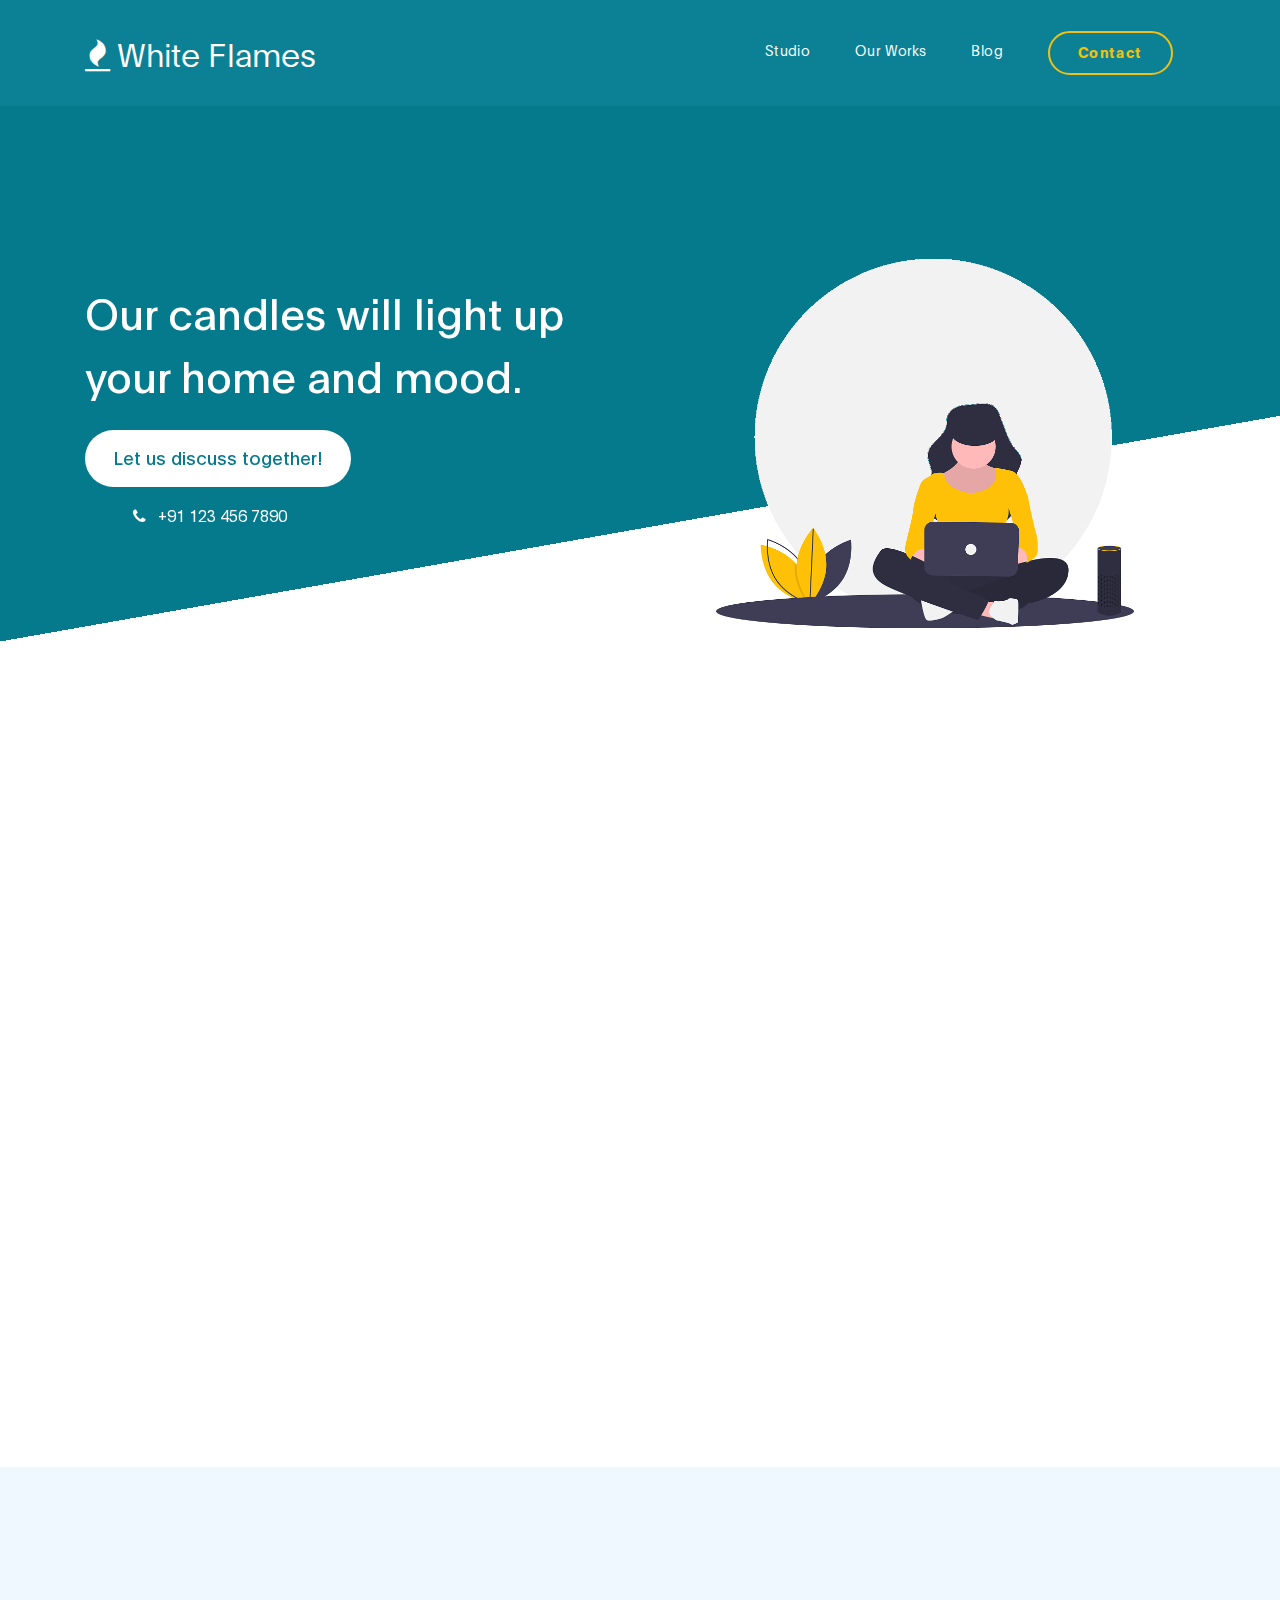
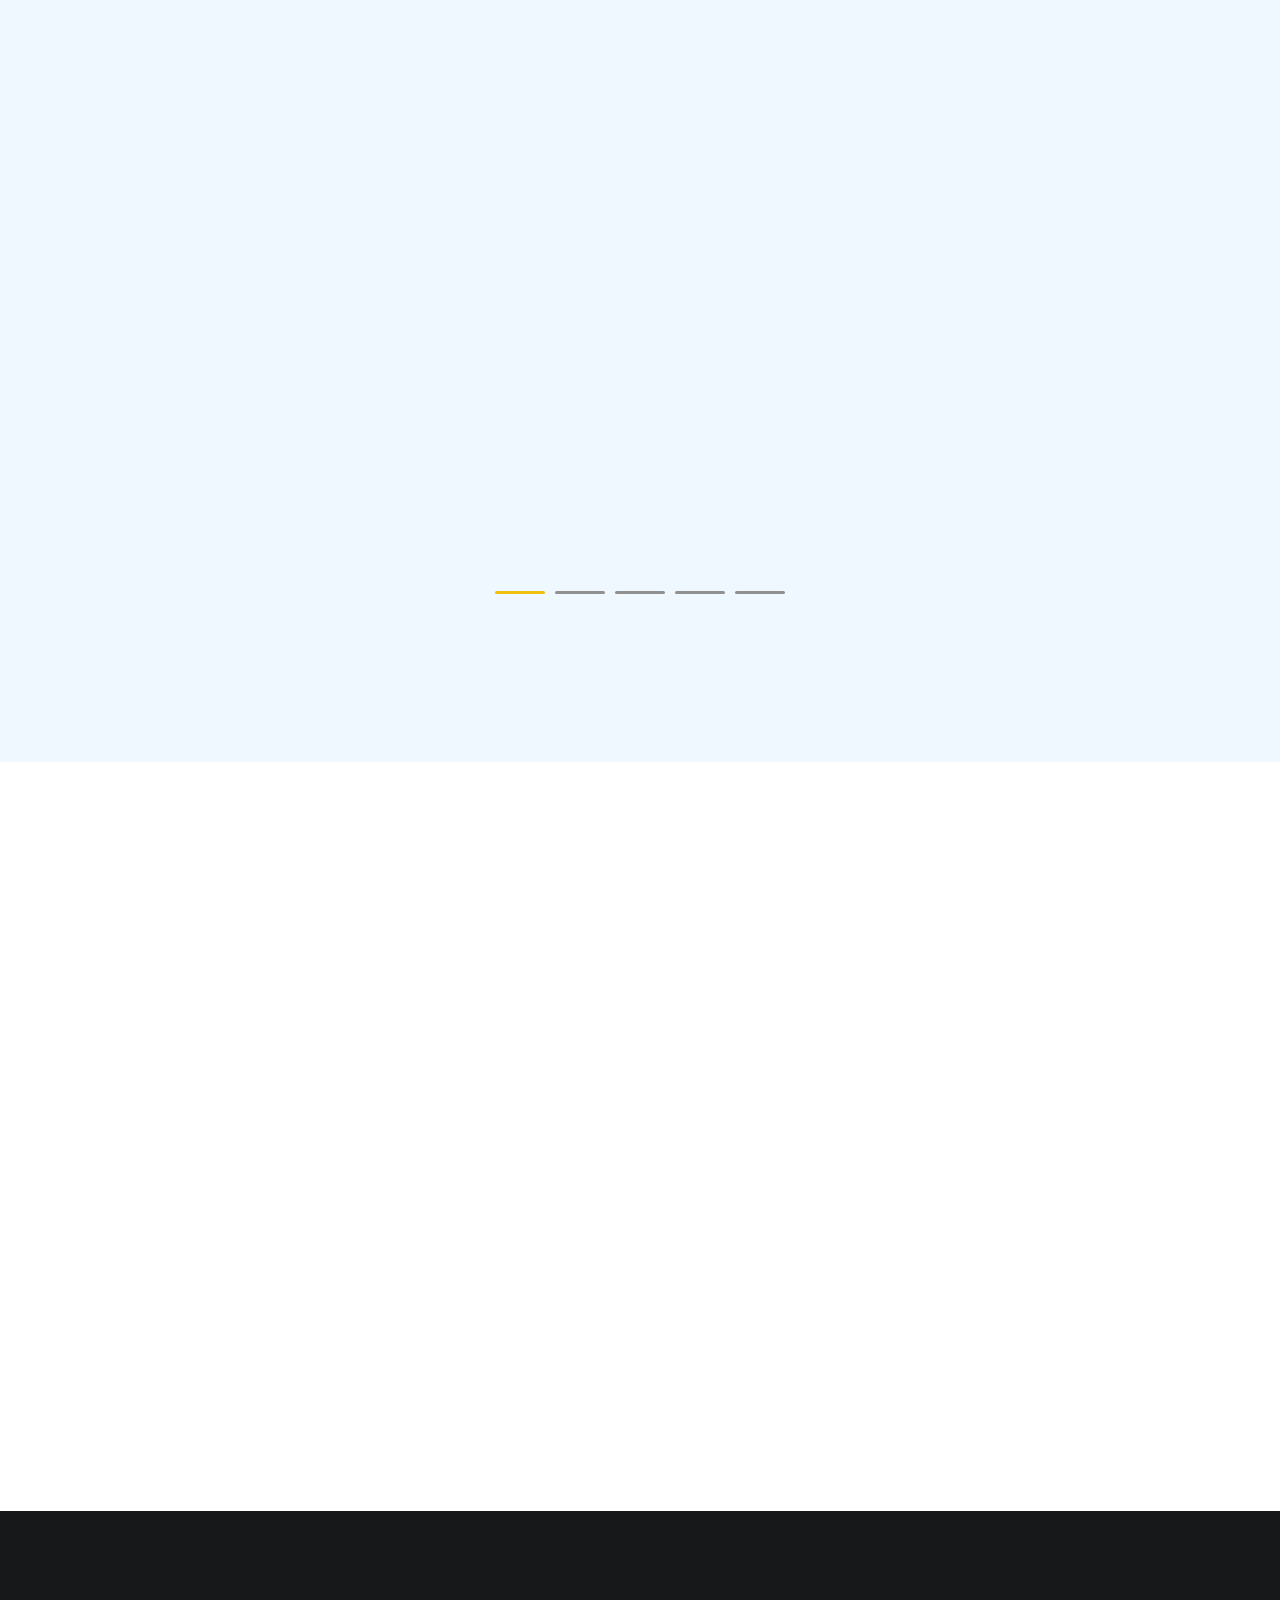
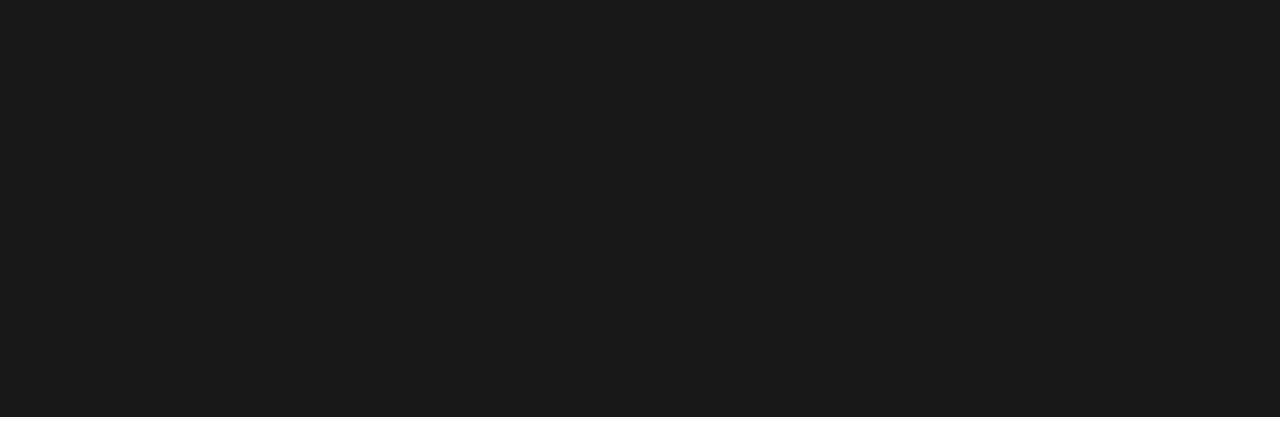
<file: index.html>
<!DOCTYPE html>
<html lang="en">
<head>

     <title>White Flames</title>

     <meta charset="UTF-8">
     <meta http-equiv="X-UA-Compatible" content="IE=Edge">
     <meta name="description" content="">
     <meta name="keywords" content="">
     <meta name="author" content="">
     <meta name="viewport" content="width=device-width, initial-scale=1, maximum-scale=1">

     <link rel="stylesheet" href="css/bootstrap.min.css">
     <link rel="stylesheet" href="css/font-awesome.min.css">
     <link rel="stylesheet" href="css/aos.css">
     <link rel="stylesheet" href="css/owl.carousel.min.css">
     <link rel="stylesheet" href="css/owl.theme.default.min.css">

     <!-- MAIN CSS -->
     <link rel="stylesheet" href="css/style.css">

</head>
<body>

     <!-- MENU BAR -->
    <nav class="navbar navbar-expand-lg">
        <div class="container">
            <a class="navbar-brand" href="index.html">
              <i class="fa fa-fire"></i>
              White Flames
            </a>

            <button class="navbar-toggler" type="button" data-toggle="collapse" data-target="#navbarNav" aria-controls="navbarNav" aria-expanded="false"
                aria-label="Toggle navigation">
                <span class="navbar-toggler-icon"></span>
            </button>

            <div class="collapse navbar-collapse" id="navbarNav">
                <ul class="navbar-nav ml-auto">
                    <li class="nav-item">
                        <a href="#about" class="nav-link smoothScroll">Studio</a>
                    </li>
                    <li class="nav-item">
                        <a href="#project" class="nav-link smoothScroll">Our Works</a>
                    </li>
                    <li class="nav-item">
                        <a href="blog.html" class="nav-link">Blog</a>
                    </li>
                    <li class="nav-item">
                        <a href="contact.html" class="nav-link contact">Contact</a>
                    </li>
                </ul>
            </div>
        </div>
    </nav>


     <!-- HERO -->
     <section class="hero hero-bg d-flex justify-content-center align-items-center">
               <div class="container">
                    <div class="row">

                        <div class="col-lg-6 col-md-10 col-12 d-flex flex-column justify-content-center align-items-center">
                              <div class="hero-text">

                                   <h1 class="text-white" data-aos="fade-up">Our candles will light up your home and mood.</h1>

                                   <a href="contact.html" class="custom-btn btn-bg btn mt-3" data-aos="fade-up" data-aos-delay="100">Let us discuss together!</a>

                                   <strong class="d-block py-3 pl-5 text-white" data-aos="fade-up" data-aos-delay="200"><i class="fa fa-phone mr-2"></i> +91 123 456 7890</strong>
                              </div>
                        </div>

                        <div class="col-lg-6 col-12">
                          <div class="hero-image" data-aos="fade-up" data-aos-delay="300">

                            <img src="images/working-girl.png" class="img-fluid" alt="working girl">
                          </div>
                        </div>

                    </div>
               </div>
     </section>


     <!-- ABOUT -->
     <section class="about section-padding pb-0" id="about">
          <div class="container">
               <div class="row">

                    <div class="col-lg-7 mx-auto col-md-10 col-12">
                         <div class="about-info">

                              <h2 class="mb-4" data-aos="fade-up">the best <strong>Home-made Candles</strong> in India</h2>

                              <p class="mb-0" data-aos="fade-up">Lorem ipsum dolor sit amet, consectetur adipiscing elit. Curabitur justo tortor, vulputate eget nulla eu, sagittis commodo dui. Sed sit amet tristique neque. 
                              <br><br>us a, sollicitudin in risus. Phasellus semper odio quis quam ultricies sagittis. Sed ut enim maximus, feugiat dolor vitae, pellentesque magna. Donec quis tortor lacinia ipsum rhoncus egestas non sed augue.</p>
                         </div>

                         <div class="about-image" data-aos="fade-up" data-aos-delay="200">

                          <img src="images/office.png" class="img-fluid" alt="office">
                        </div>
                    </div>

               </div>
          </div>
     </section>


     <!-- PROJECT -->
     <section class="project section-padding" id="project">
          <div class="container-fluid">
               <div class="row">

                    <div class="col-lg-12 col-12">

                        <h2 class="mb-5 text-center" data-aos="fade-up">
                            Please take a look through our
                            <strong>featured White Flames</strong>
                        </h2>

                         <div class="owl-carousel owl-theme" id="project-slide">
                              <div class="item project-wrapper" data-aos="fade-up" data-aos-delay="100">
                                   <img src="images/project/project-image01.jpg" class="img-fluid" alt="project image">

                                   <div class="project-info">
                                        <small>Marketing</small>

                                        <h3>
                                             <a href="project-detail.html">
                                                  <span>Sweet Go Agency</span>
                                                  <i class="fa fa-angle-right project-icon"></i>
                                             </a>
                                        </h3>
                                   </div>
                              </div>

                              <div class="item project-wrapper" data-aos="fade-up">
                                   <img src="images/project/project-image02.jpg" class="img-fluid" alt="project image">

                                   <div class="project-info">
                                        <small>Website</small>

                                        <h3>
                                             <a href="project-detail.html">
                                                  <span>Smart Ladies</span>
                                                  <i class="fa fa-angle-right project-icon"></i>
                                             </a>
                                        </h3>
                                   </div>
                              </div>

                              <div class="item project-wrapper" data-aos="fade-up">
                                   <img src="images/project/project-image03.jpg" class="img-fluid" alt="project image">

                                   <div class="project-info">
                                        <small>Branding</small>

                                        <h3>
                                             <a href="project-detail.html">
                                                  <span>Shoes factory</span>
                                                  <i class="fa fa-angle-right project-icon"></i>
                                             </a>
                                        </h3>
                                   </div>
                              </div>

                              <div class="item project-wrapper" data-aos="fade-up">
                                   <img src="images/project/project-image04.jpg" class="img-fluid" alt="project image">

                                   <div class="project-info">
                                        <small>Social Media</small>

                                        <h3>
                                             <a href="project-detail.html">
                                                  <span>Race Bicycle</span>
                                                  <i class="fa fa-angle-right project-icon"></i>
                                             </a>
                                        </h3>
                                   </div>
                              </div>

                              <div class="item project-wrapper" data-aos="fade-up">
                                   <img src="images/project/project-image05.jpg" class="img-fluid" alt="project image">

                                   <div class="project-info">
                                        <small>Video</small>

                                        <h3>
                                             <a href="project-detail.html">
                                                  <span>Ultimate HealthCare</span>
                                                  <i class="fa fa-angle-right project-icon"></i>
                                             </a>
                                        </h3>
                                   </div>
                              </div>
                         </div>
                    </div>

               </div>
          </div>
     </section>


     <!-- TESTIMONIAL -->
     <section class="testimonial section-padding">
          <div class="container">
               <div class="row">

                    <div class="col-lg-6 col-md-5 col-12">
                        <div class="contact-image" data-aos="fade-up">

                          <img src="images/female-avatar.png" class="img-fluid" alt="website">
                        </div>
                    </div>

                    <div class="col-lg-6 col-md-7 col-12">
                      <h4 class="my-5 pt-3" data-aos="fade-up" data-aos-delay="100">Client Testimonials</h4>

                      <div class="quote" data-aos="fade-up" data-aos-delay="200"></div>

                      <h2 class="mb-4" data-aos="fade-up" data-aos-delay="300">Lorem ipsum Sed eiusmod esse aliqua sed incididunt aliqua incididunt mollit id et sit proident dolor nulla sed commodo.</h2>

                      <p data-aos="fade-up" data-aos-delay="400">
                        <strong>Manita Shreshth</strong>

                        <span class="mx-1">/</span>

                        <small>White Flames (CEO)</small>
                      </p>
                    </div>

               </div>
          </div>
     </section>


    <footer class="site-footer">
      <div class="container">
        <div class="row">

          <div class="col-lg-5 mx-lg-auto col-md-8 col-10">
            <h1 class="text-white" data-aos="fade-up" data-aos-delay="100">We make creative <strong>brands</strong> only.</h1>
          </div>

          <div class="col-lg-3 col-md-6 col-12" data-aos="fade-up" data-aos-delay="200">
            <h4 class="my-4">Contact Info</h4>

            <p class="mb-1">
              <i class="fa fa-phone mr-2 footer-icon"></i> 
              +91 123 456 7890
            </p>

            <p>
              <a href="#">
                <i class="fa fa-envelope mr-2 footer-icon"></i>
                manita@whiteflames.com
              </a>
            </p>
          </div>

          <div class="col-lg-3 col-md-6 col-12" data-aos="fade-up" data-aos-delay="300">
            <h4 class="my-4">Our Studio</h4>

            <p class="mb-1">
              <i class="fa fa-home mr-2 footer-icon"></i>
              Mango Pista Apartment - Electronic City PO, Bangalore - KA, India
            </p>
          </div>

          <div class="col-lg-4 mx-lg-auto text-center col-md-8 col-12" data-aos="fade-up" data-aos-delay="400">
            <p class="copyright-text">Copyright &copy; 2023 White Flames
            </p>
          </div>

          <div class="col-lg-4 mx-lg-auto col-md-6 col-12" data-aos="fade-up" data-aos-delay="500">
            
            <ul class="footer-link">
              <li><a href="#">Stories</a></li>
              <li><a href="#">Work with us</a></li>
              <li><a href="#">Privacy</a></li>
            </ul>
          </div>

          <div class="col-lg-3 mx-lg-auto col-md-6 col-12" data-aos="fade-up" data-aos-delay="600">
            <ul class="social-icon">
              <li><a href="#" class="fa fa-instagram"></a></li>
              <li><a href="#" class="fa fa-twitter"></a></li>
              <li><a href="#" class="fa fa-whatsapp"></a></li>
              <li><a href="#" class="fa fa-youtube-play"></a></li>
            </ul>
          </div>

        </div>
      </div>
    </footer>


     <!-- SCRIPTS -->
     <script src="js/jquery.min.js"></script>
     <script src="js/bootstrap.min.js"></script>
     <script src="js/aos.js"></script>
     <script src="js/owl.carousel.min.js"></script>
     <script src="js/smoothscroll.js"></script>
     <script src="js/custom.js"></script>

</body>
</html>
</file>
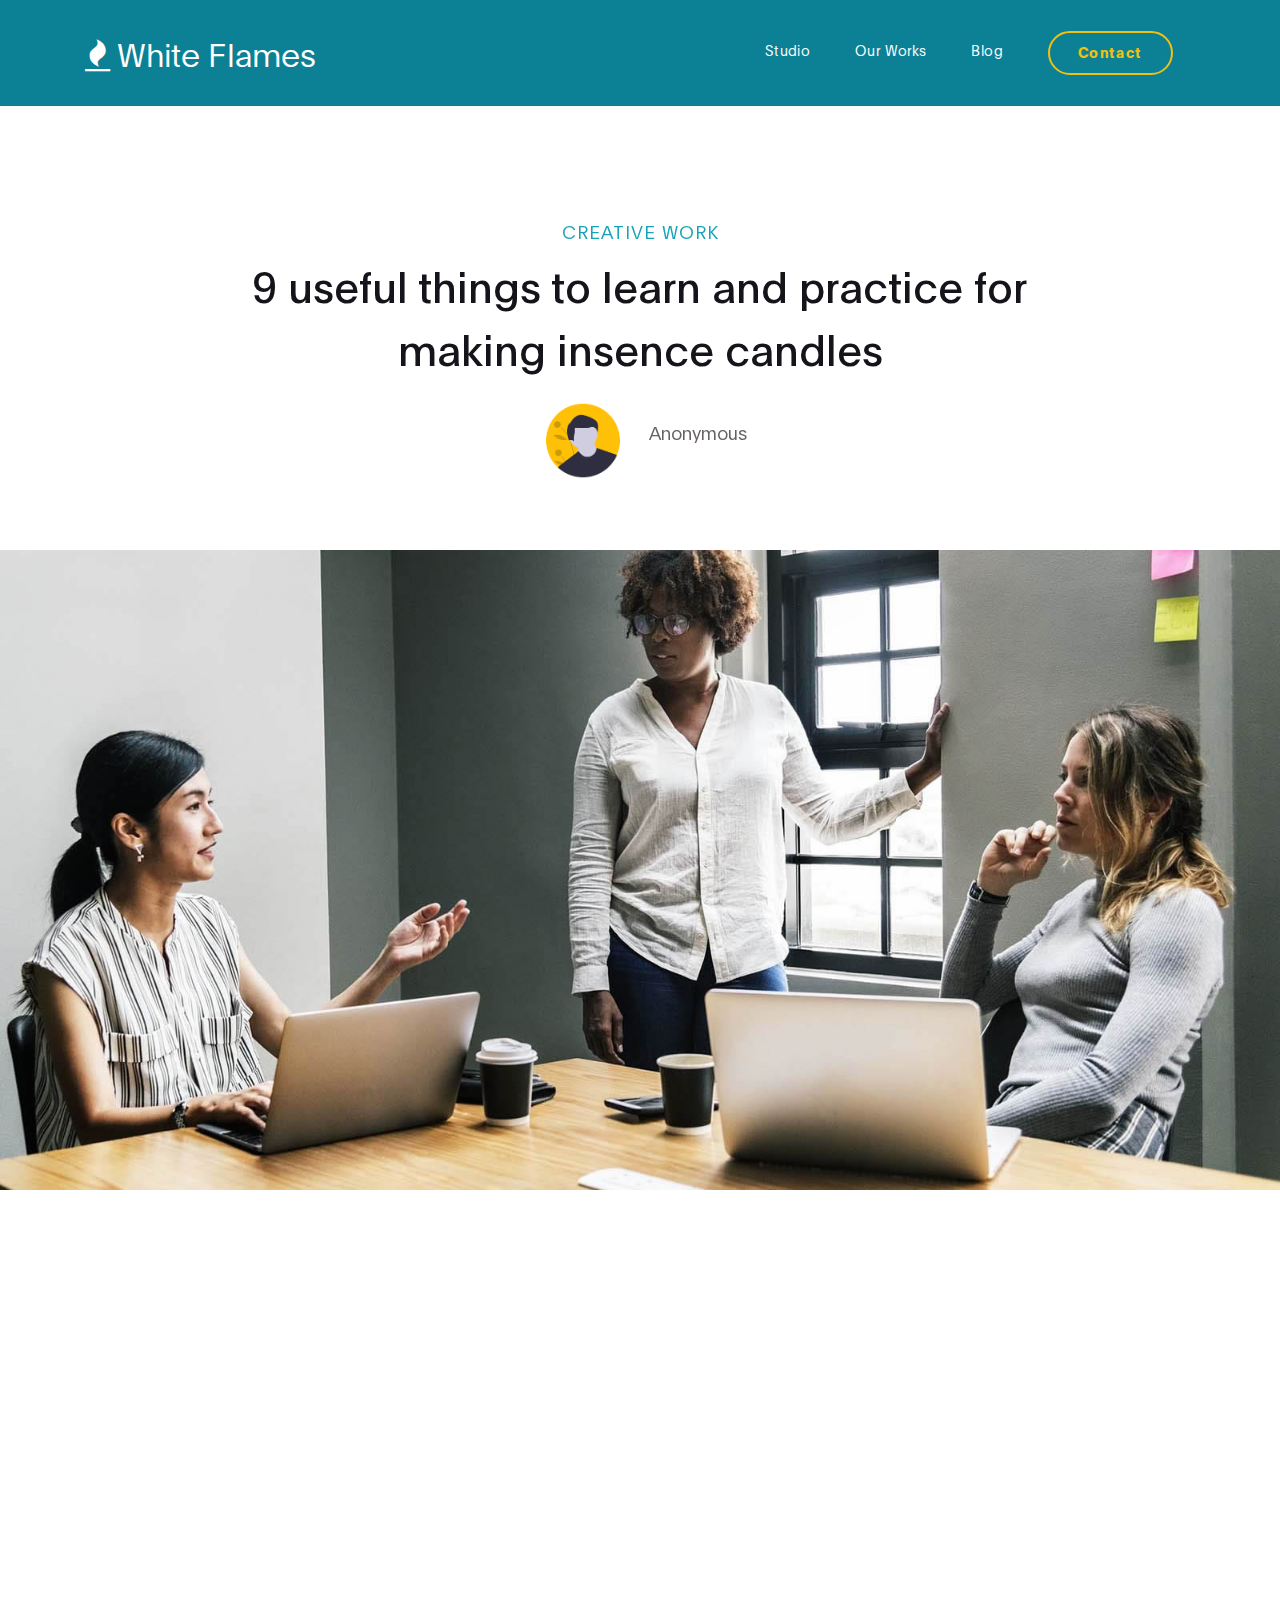
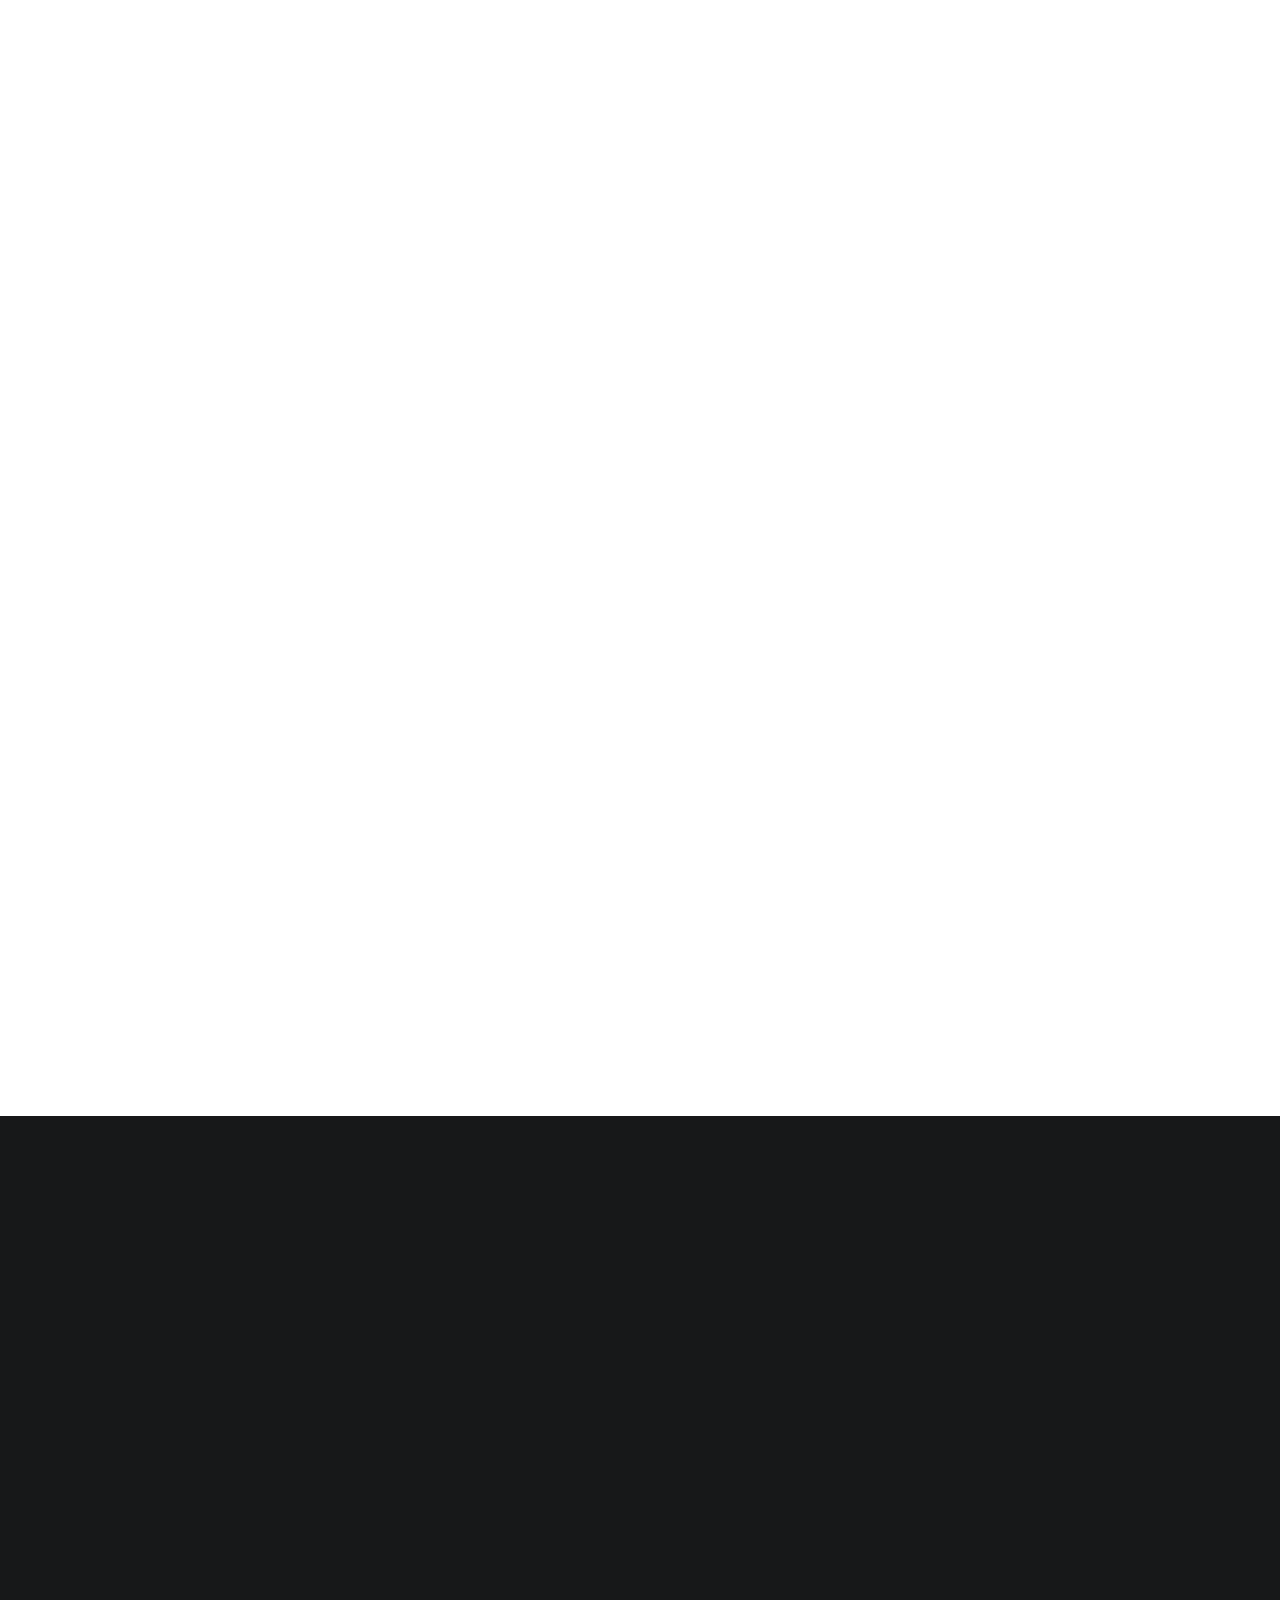
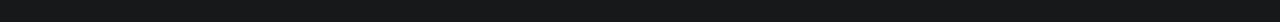
<file: blog-detail.html>
<!DOCTYPE html>
<html lang="en">
<head>

     <title>White Flames - Blog Detail</title>

     <meta charset="UTF-8">
     <meta http-equiv="X-UA-Compatible" content="IE=Edge">
     <meta name="description" content="">
     <meta name="keywords" content="">
     <meta name="author" content="">
     <meta name="viewport" content="width=device-width, initial-scale=1, maximum-scale=1">

     <link rel="stylesheet" href="css/bootstrap.min.css">
     <link rel="stylesheet" href="css/font-awesome.min.css">
     <link rel="stylesheet" href="css/aos.css">
     <link rel="stylesheet" href="css/owl.carousel.min.css">
     <link rel="stylesheet" href="css/owl.theme.default.min.css">

     <!-- MAIN CSS -->
     <link rel="stylesheet" href="css/style.css">

</head>
<body>

     <!-- MENU BAR -->
    <nav class="navbar navbar-expand-lg position-relative">
        <div class="container">
            <a class="navbar-brand" href="index.html">
              <i class="fa fa-fire"></i>
              White Flames
            </a>

            <button class="navbar-toggler" type="button" data-toggle="collapse" data-target="#navbarNav" aria-controls="navbarNav" aria-expanded="false"
                aria-label="Toggle navigation">
                <span class="navbar-toggler-icon"></span>
            </button>

            <div class="collapse navbar-collapse" id="navbarNav">
                <ul class="navbar-nav ml-auto">
                    <li class="nav-item">
                        <a href="index.html#about" class="nav-link">Studio</a>
                    </li>
                    <li class="nav-item">
                        <a href="index.html#project" class="nav-link">Our Works</a>
                    </li>
                    <li class="nav-item">
                        <a href="blog.html" class="nav-link">Blog</a>
                    </li>
                    <li class="nav-item">
                        <a href="contact.html" class="nav-link contact">Contact</a>
                    </li>
                </ul>
            </div>
        </div>
    </nav>


     <!-- BLOG DETAIL -->
     <section class="project-detail section-padding-half">
          <div class="container">
               <div class="row">

                    <div class="col-lg-9 mx-auto col-md-10 col-12 mt-lg-5 text-center" data-aos="fade-up">
                      <h4 class="blog-category text-info">Creative Work</h4>
                      
                      <h1>9 useful things to learn and practice for making insence candles</h1>

                      <div class="client-info">
                          <div class="d-flex justify-content-center align-items-center mt-3">
                            <img src="images/project/project-detail/male-avatar.png" class="img-fluid" alt="male avatar">

                            <p>Anonymous</p>
                          </div>
                      </div>
                    </div>

               </div>
          </div>
     </section>


     <div class="full-image text-center" data-aos="zoom-in">
       <img src="images/blog/blog-header-image.jpg" class="img-fluid" alt="blog header">
     </div>


     <!-- BLOG DETAIL -->
     <section class="project-detail">
          <div class="container">
               <div class="row">

                  <div class="col-lg-9 mx-auto col-md-11 col-12 my-5 pt-3" data-aos="fade-up">

                    <h2 class="mb-3">Etiam quis metus elementum, tempor risus vel, condimentum orci.</h2>

                    <p>Mauris in convallis nunc, non facilisis arcu. Nunc sapien nulla, interdum at diam non, aliquam vestibulum leo. Fusce laoreet malesuada ante, consectetur consequat ante tempor et. Quisque ac risus ligula.</p>

                    <p>Suspendisse bibendum tortor at est placerat auctor. Phasellus tortor est, bibendum eu ex eu, tincidunt efficitur nunc. Orci varius natoque penatibus et magnis dis parturient montes, nascetur ridiculus mus.</p>

                    <ul class="list-detail py-3">
                      <li><span>Quisque at condimentum est. Duis sollicitudin urna id elit pulvinar placerat. Ut ac dui in ex vulputate dictum.</span></li>

                      <li><span>Mauris vitae tellus nisi. Morbi rutrum lacus sit amet volutpat viverra.</span></li>

                      <li><span> Integer maximus sem ut ipsum blandit elementum. Nullam sollicitudin accumsan commodo.</span></li>
                    </ul>

                    <p>Sed leo nisl, posuere at molestie ac, suscipit auctor mauris. Etiam quis metus elementum, tempor risus vel, condimentum orci.</p>

                    <h2 class="mt-5 mb-3">Curabitur tempus vel libero lobortis feugiat</h2>

                    <p>Orci varius natoque penatibus et magnis dis parturient montes, nascetur ridiculus mus. Mauris in convallis nunc, non facilisis arcu. Nunc sapien nulla, interdum at diam non, aliquam vestibulum leo.</p>

                    <blockquote>Phasellus dapibus ex sed dolor blandit, efficitur iaculis ipsum scelerisque. Cras elementum nibh id felis sagittis, sit amet pellentesque ligula porttitor. Fusce laoreet malesuada ante, consectetur consequat ante tempor et. Quisque ac risus ligula.</blockquote>
                    </div>
               </div>

              <div class="col-lg-8 mx-auto mb-5 pb-5 col-12" data-aos="fade-up">

                <h3 class="my-3" data-aos="fade-up">Leave a comment</h3>

                <form action="#" method="get"  class="contact-form" data-aos="fade-up" data-aos-delay="300" role="form">
                  <div class="row">
                    <div class="col-lg-6 col-12">
                      <input type="text" class="form-control" name="name" placeholder="Name">
                    </div>

                    <div class="col-lg-6 col-12">
                      <input type="email" class="form-control" name="email" placeholder="Email">
                    </div>

                    <div class="col-lg-12 col-12">
                      <textarea class="form-control" rows="6" name="message" placeholder="Message"></textarea>
                    </div>

                    <div class="col-lg-5 mx-auto col-7">
                      <button type="submit" class="form-control" id="submit-button" name="submit">Submit Comment</button>
                    </div>
                  </div>
                </form>
              </div>
              
          </div>
          
     </section>


     <footer class="site-footer">
      <div class="container">
        <div class="row">

          <div class="col-lg-5 mx-lg-auto col-md-8 col-10">
            <h1 class="text-white" data-aos="fade-up" data-aos-delay="100">We make creative <strong>brands</strong> only.</h1>
          </div>

          <div class="col-lg-3 col-md-6 col-12" data-aos="fade-up" data-aos-delay="200">
            <h4 class="my-4">Contact Info</h4>

            <p class="mb-1">
              <i class="fa fa-phone mr-2 footer-icon"></i> 
              +91 123 456 7890
            </p>

            <p>
              <a href="#">
                <i class="fa fa-envelope mr-2 footer-icon"></i>
                manita@whiteflames.com
              </a>
            </p>
          </div>

          <div class="col-lg-3 col-md-6 col-12" data-aos="fade-up" data-aos-delay="300">
            <h4 class="my-4">Our Studio</h4>

            <p class="mb-1">
              <i class="fa fa-home mr-2 footer-icon"></i>
              Mango Pista Apartment - Electronic City PO, Bangalore - KA, India
            </p>
          </div>

          <div class="col-lg-4 mx-lg-auto text-center col-md-8 col-12" data-aos="fade-up" data-aos-delay="400">
            <p class="copyright-text">Copyright &copy; 2023 White Flames
            </p>
          </div>

          <div class="col-lg-4 mx-lg-auto col-md-6 col-12" data-aos="fade-up" data-aos-delay="500">
            
            <ul class="footer-link">
              <li><a href="#">Stories</a></li>
              <li><a href="#">Work with us</a></li>
              <li><a href="#">Privacy</a></li>
            </ul>
          </div>

          <div class="col-lg-3 mx-lg-auto col-md-6 col-12" data-aos="fade-up" data-aos-delay="600">
            <ul class="social-icon">
              <li><a href="#" class="fa fa-instagram"></a></li>
              <li><a href="#" class="fa fa-twitter"></a></li>
              <li><a href="#" class="fa fa-whatsapp"></a></li>
              <li><a href="#" class="fa fa-youtube-play"></a></li>
            </ul>
          </div>

        </div>
      </div>
    </footer>


     <!-- SCRIPTS -->
     <script src="js/jquery.min.js"></script>
     <script src="js/bootstrap.min.js"></script>
     <script src="js/aos.js"></script>
     <script src="js/owl.carousel.min.js"></script>
     <script src="js/custom.js"></script>

</body>
</html>
</file>
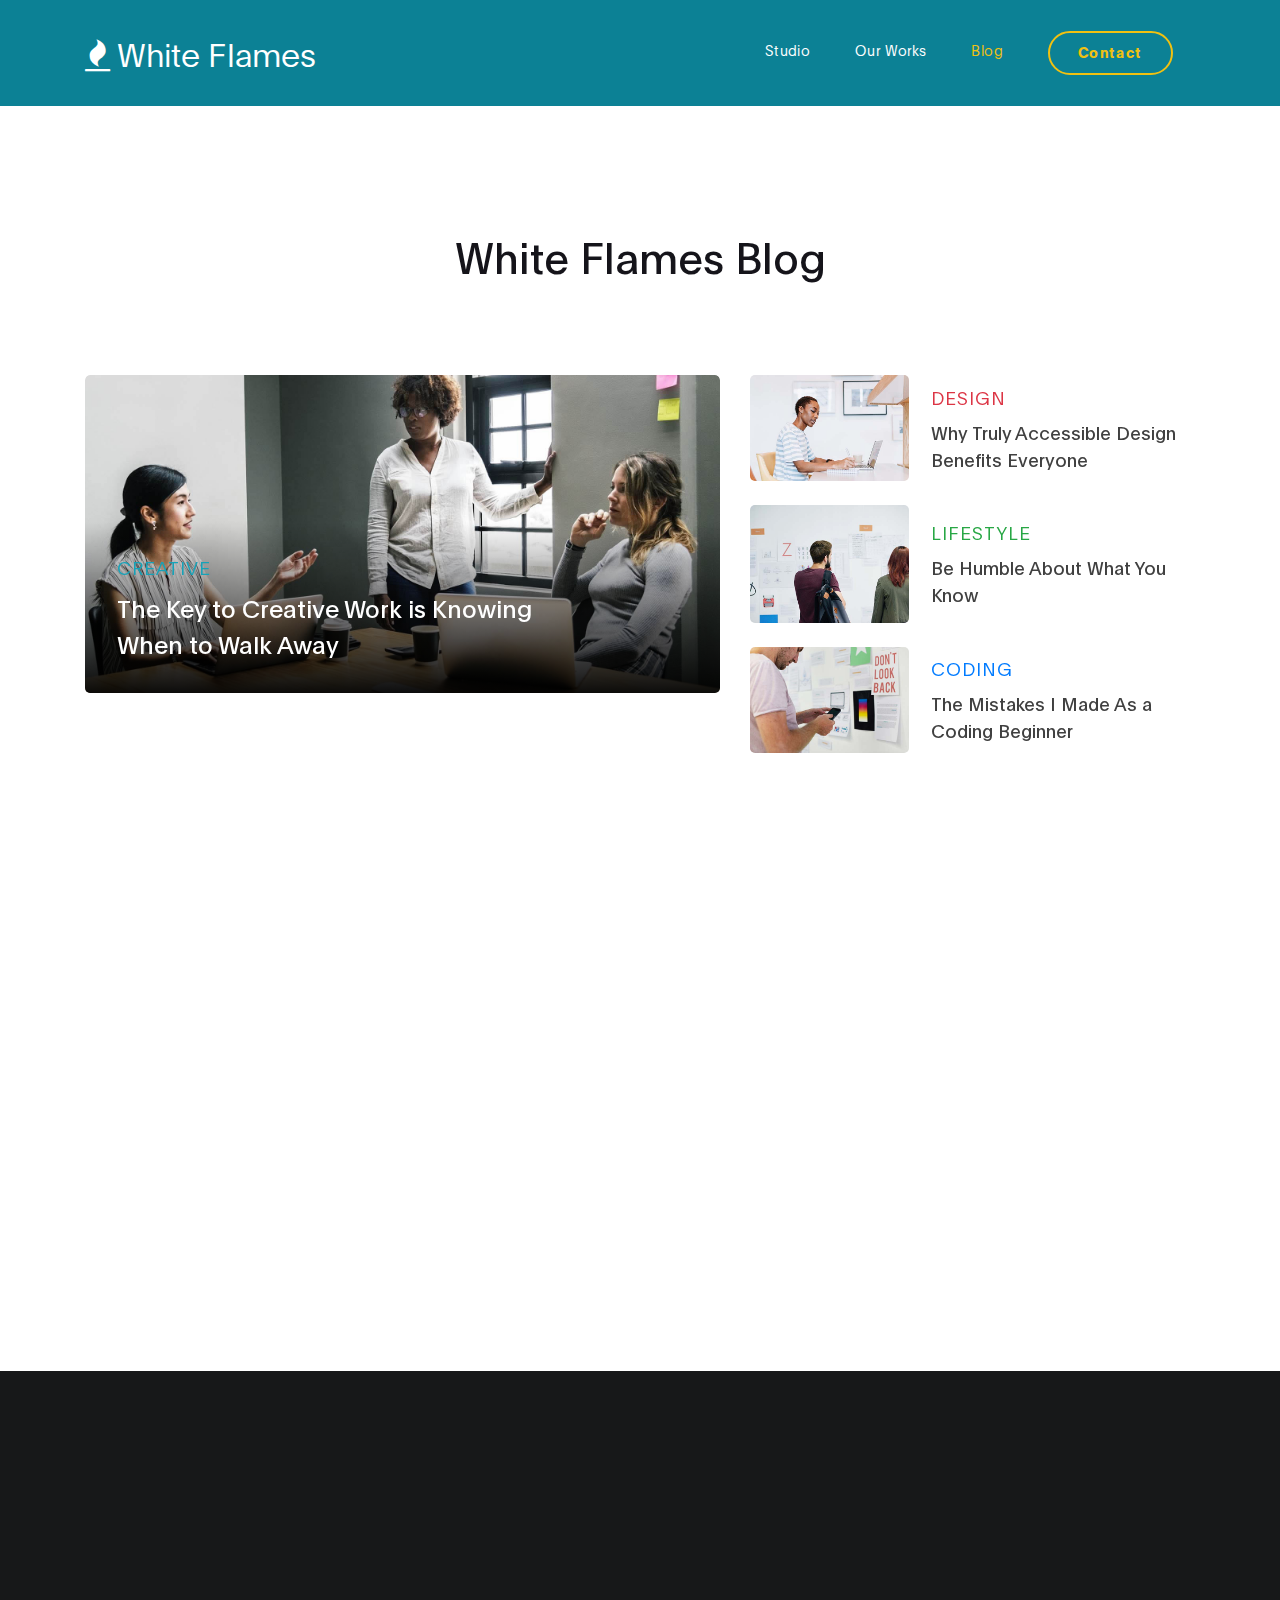
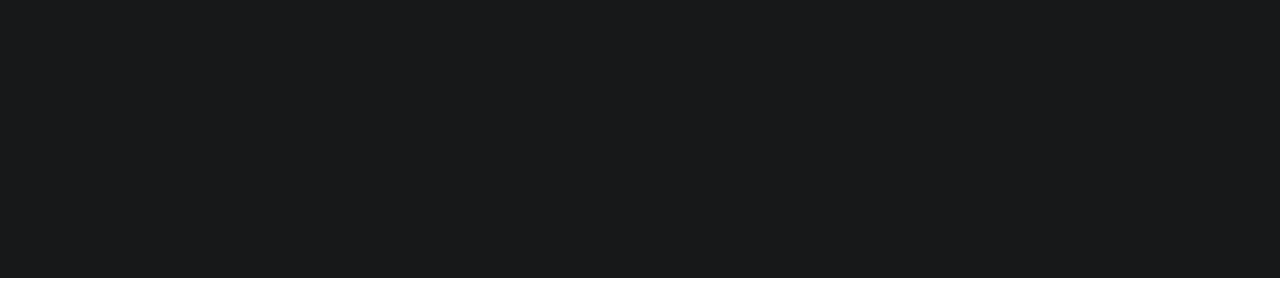
<file: blog.html>
<!DOCTYPE html>
<html lang="en">
<head>

     <title>White Flames - Blog</title>

     <meta charset="UTF-8">
     <meta http-equiv="X-UA-Compatible" content="IE=Edge">
     <meta name="description" content="">
     <meta name="keywords" content="">
     <meta name="author" content="">
     <meta name="viewport" content="width=device-width, initial-scale=1, maximum-scale=1">

     <link rel="stylesheet" href="css/bootstrap.min.css">
     <link rel="stylesheet" href="css/font-awesome.min.css">
     <link rel="stylesheet" href="css/aos.css">
     <link rel="stylesheet" href="css/owl.carousel.min.css">
     <link rel="stylesheet" href="css/owl.theme.default.min.css">

     <!-- MAIN CSS -->
     <link rel="stylesheet" href="css/style.css">

</head>
<body>

     <!-- MENU BAR -->
    <nav class="navbar navbar-expand-lg position-absolute">
        <div class="container">
            <a class="navbar-brand" href="index.html">
              <i class="fa fa-fire"></i>
              White Flames
            </a>

            <button class="navbar-toggler" type="button" data-toggle="collapse" data-target="#navbarNav" aria-controls="navbarNav" aria-expanded="false"
                aria-label="Toggle navigation">
                <span class="navbar-toggler-icon"></span>
            </button>

            <div class="collapse navbar-collapse" id="navbarNav">
                <ul class="navbar-nav ml-auto">
                    <li class="nav-item">
                        <a href="index.html#about" class="nav-link">Studio</a>
                    </li>
                    <li class="nav-item">
                        <a href="index.html#project" class="nav-link">Our Works</a>
                    </li>
                    <li class="nav-item">
                        <a href="blog.html" class="nav-link active">Blog</a>
                    </li>
                    <li class="nav-item">
                        <a href="contact.html" class="nav-link contact">Contact</a>
                    </li>
                </ul>
            </div>
        </div>
    </nav>


     <!-- BLOG -->
     <section class="blog section-padding">
          <div class="container">
               <div class="row">

                    <div class="col-lg-12 col-12 py-5 mt-5 mb-3 text-center">

                      <h1 class="mb-4" data-aos="fade-up">White Flames Blog</h1>
                    </div>

                    <div class="col-lg-7 col-md-7 col-12 mb-4">
                      <div class="blog-header" data-aos="fade-up" data-aos-delay="100">
                        <img src="images/blog/blog-header-image.jpg" class="img-fluid" alt="blog header">

                        <div class="blog-header-info">
                          <h4 class="blog-category text-info">Creative</h4>

                          <h3><a href="blog-detail.html">The Key to Creative Work is Knowing When to Walk Away</a></h3>
                        </div>
                      </div>
                    </div>

                    <div class="col-lg-5 col-md-5 col-12 mb-4">
                      <div class="blog-sidebar d-flex justify-content-center align-items-center" data-aos="fade-up" data-aos-delay="200">
                        <img src="images/blog/blog-sidebar-image.jpg" class="img-fluid" alt="blog">

                        <div class="blog-info">
                          <h4 class="blog-category text-danger">Design</h4>

                          <h3><a href="blog-detail.html">Why Truly Accessible Design Benefits Everyone</a></h3>
                        </div>
                      </div>

                      <div class="blog-sidebar py-4 d-flex justify-content-center align-items-center" data-aos="fade-up" data-aos-delay="300">
                        <img src="images/blog/blog-sidebar-image01.jpg" class="img-fluid" alt="blog">

                        <div class="blog-info">
                          <h4 class="blog-category text-success">lifestyle</h4>

                          <h3><a href="blog-detail.html">Be Humble About What You Know</a></h3>
                        </div>
                      </div>

                      <div class="blog-sidebar d-flex justify-content-center align-items-center" data-aos="fade-up" data-aos-delay="200">
                        <img src="images/blog/blog-sidebar-image02.jpg" class="img-fluid" alt="blog">

                        <div class="blog-info">
                          <h4 class="blog-category text-primary">Coding</h4>

                          <h3><a href="blog-detail.html">The Mistakes I Made As a Coding Beginner</a></h3>
                        </div>
                      </div>

                    </div>

                    <div class="col-lg-5 ml-auto mt-5 pt-5 col-md-6 col-12">

                      <img src="images/newsletter.png" data-aos="fade-up" data-aos-delay="100" class="img-fluid" alt="newsletter">
                    </div>

                    <div class="col-lg-5 mr-auto mt-5 pt-5 col-md-6 col-12 newsletter-form">
                      <h4 data-aos="fade-up" data-aos-delay="200">Email Newsletter</h4>

                      <h2 data-aos="fade-up" data-aos-delay="300">Let’s stay up-to-date. We'll share you all good stuffs.</h2>
                      <form action="#" method="get" enctype="multipart/form-data">
                      <div class="form-group mt-4" data-aos="fade-up" data-aos-delay="400">
                        <input name="email" type="email" class="form-control" 
                        		id="email" aria-describedby="emailHelp" placeholder="Please enter your email" required>

                        <small id="emailHelp" class="form-text text-muted">We'll NOT share your email address to anyone else.</small>

                      </div>

                      <div class="form-group form-check" data-aos="fade-up" data-aos-delay="500">
                        <input name="monthly" type="checkbox" class="form-check-input" id="monthly">

                        <label class="form-check-label" for="monthly">Please send me a monthly newsletter.</label>
                      </div>

                        <button type="submit" data-aos="fade-up" data-aos-delay="500" class="btn w-100 mt-3">Sign up</button>
                      </form>
                    </div>

               </div>
          </div>
     </section>


     <footer class="site-footer">
      <div class="container">
        <div class="row">

          <div class="col-lg-5 mx-lg-auto col-md-8 col-10">
            <h1 class="text-white" data-aos="fade-up" data-aos-delay="100">We make creative <strong>brands</strong> only.</h1>
          </div>

          <div class="col-lg-3 col-md-6 col-12" data-aos="fade-up" data-aos-delay="200">
            <h4 class="my-4">Contact Info</h4>

            <p class="mb-1">
              <i class="fa fa-phone mr-2 footer-icon"></i> 
              +91 123 456 7890
            </p>

            <p>
              <a href="#">
                <i class="fa fa-envelope mr-2 footer-icon"></i>
                manita@whiteflames.com
              </a>
            </p>
          </div>

          <div class="col-lg-3 col-md-6 col-12" data-aos="fade-up" data-aos-delay="300">
            <h4 class="my-4">Our Studio</h4>

            <p class="mb-1">
              <i class="fa fa-home mr-2 footer-icon"></i>
              Mango Pista Apartment - Electronic City PO, Bangalore - KA, India
            </p>
          </div>

          <div class="col-lg-4 mx-lg-auto text-center col-md-8 col-12" data-aos="fade-up" data-aos-delay="400">
            <p class="copyright-text">Copyright &copy; 2023 White Flames
            </p>
          </div>

          <div class="col-lg-4 mx-lg-auto col-md-6 col-12" data-aos="fade-up" data-aos-delay="500">
            
            <ul class="footer-link">
              <li><a href="#">Stories</a></li>
              <li><a href="#">Work with us</a></li>
              <li><a href="#">Privacy</a></li>
            </ul>
          </div>

          <div class="col-lg-3 mx-lg-auto col-md-6 col-12" data-aos="fade-up" data-aos-delay="600">
            <ul class="social-icon">
              <li><a href="#" class="fa fa-instagram"></a></li>
              <li><a href="#" class="fa fa-twitter"></a></li>
              <li><a href="#" class="fa fa-whatsapp"></a></li>
              <li><a href="#" class="fa fa-youtube-play"></a></li>
            </ul>
          </div>

        </div>
      </div>
    </footer>


     <!-- SCRIPTS -->
     <script src="js/jquery.min.js"></script>
     <script src="js/bootstrap.min.js"></script>
     <script src="js/aos.js"></script>
     <script src="js/owl.carousel.min.js"></script>
     <script src="js/custom.js"></script>

</body>
</html>
</file>
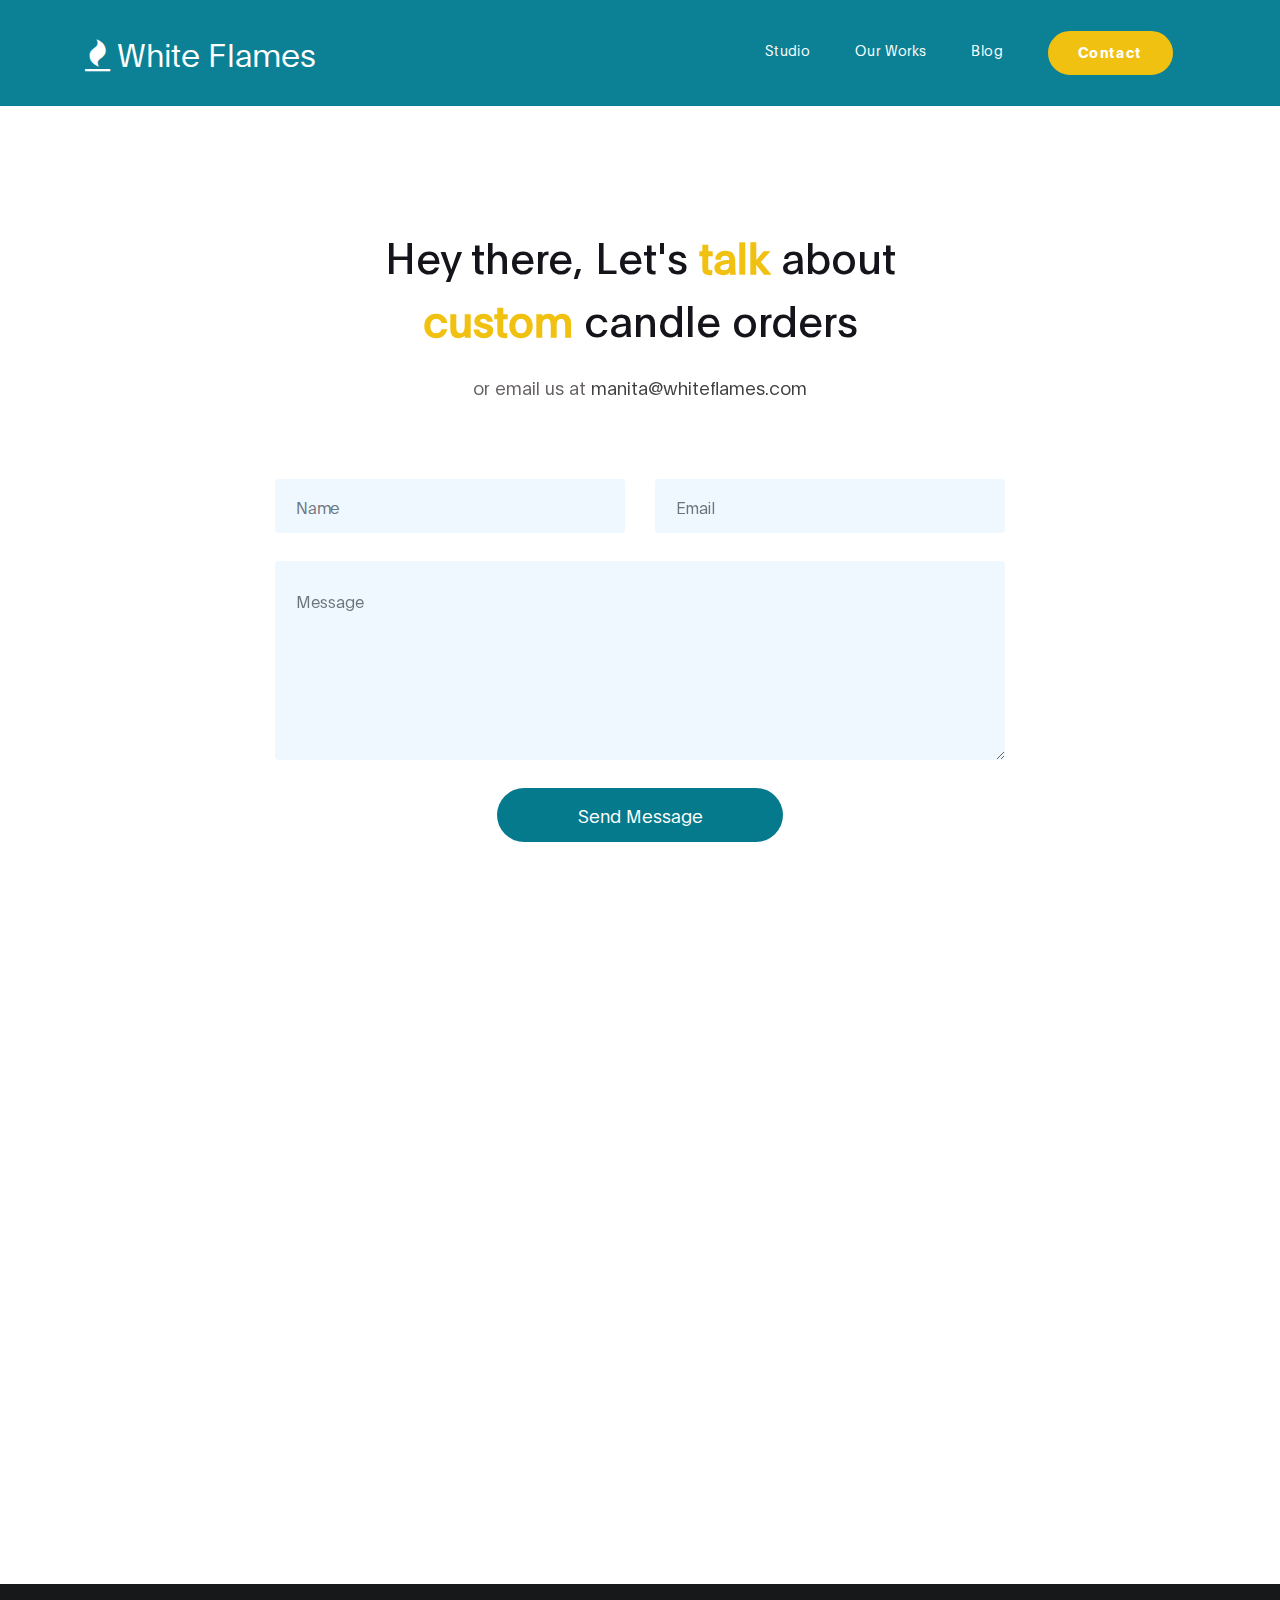
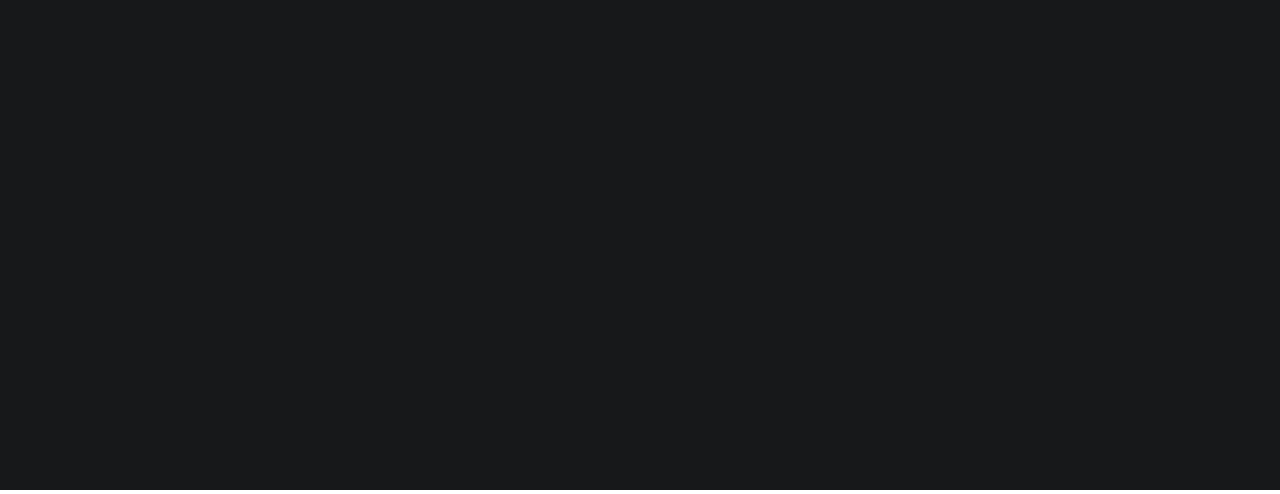
<file: contact.html>
<!DOCTYPE html>
<html lang="en">
<head>

     <title>White Flames Contact</title>

     <meta charset="UTF-8">
     <meta http-equiv="X-UA-Compatible" content="IE=Edge">
     <meta name="description" content="">
     <meta name="keywords" content="">
     <meta name="author" content="">
     <meta name="viewport" content="width=device-width, initial-scale=1, maximum-scale=1">

     <link rel="stylesheet" href="css/bootstrap.min.css">
     <link rel="stylesheet" href="css/font-awesome.min.css">
     <link rel="stylesheet" href="css/aos.css">
     <link rel="stylesheet" href="css/owl.carousel.min.css">
     <link rel="stylesheet" href="css/owl.theme.default.min.css">

     <!-- MAIN CSS -->
     <link rel="stylesheet" href="css/style.css">

</head>
<body>

     <!-- MENU BAR -->
    <nav class="navbar navbar-expand-lg position-absolute">
        <div class="container">
          <a class="navbar-brand" href="index.html">
              <i class="fa fa-fire"></i>
              White Flames
            </a>

            <button class="navbar-toggler" type="button" data-toggle="collapse" data-target="#navbarNav" aria-controls="navbarNav" aria-expanded="false"
                aria-label="Toggle navigation">
                <span class="navbar-toggler-icon"></span>
            </button>

            <div class="collapse navbar-collapse" id="navbarNav">
                <ul class="navbar-nav ml-auto">
                    <li class="nav-item">
                        <a href="index.html#about" class="nav-link">Studio</a>
                    </li>
                    <li class="nav-item">
                        <a href="index.html#project" class="nav-link">Our Works</a>
                    </li>
                    <li class="nav-item">
                        <a href="blog.html" class="nav-link">Blog</a>
                    </li>
                    <li class="nav-item">
                        <a href="contact.html" class="nav-link active contact">Contact</a>
                    </li>
                </ul>
            </div>
        </div>
    </nav>


     <!-- CONTACT -->
     <section class="contact section-padding">
          <div class="container">
               <div class="row">

                    <div class="col-lg-6 mx-auto col-md-7 col-12 py-5 mt-5 text-center" data-aos="fade-up">

                      <h1 class="mb-4">Hey there, Let's <strong>talk</strong> about <strong>custom</strong> candle orders</h1>

                      <p>or email us at <a href="mailto:manita@whiteflames.com">manita@whiteflames.com</a></p>
                    </div>

                    <div class="col-lg-8 mx-auto col-md-10 col-12">
                    
                    
                      <form action="#" method="post" class="contact-form" data-aos="fade-up" data-aos-delay="300" role="form">
                        <div class="row">
                          <div class="col-lg-6 col-12">
                            <input type="text" class="form-control" name="name" placeholder="Name">
                          </div>

                          <div class="col-lg-6 col-12">
                            <input type="email" class="form-control" name="email" placeholder="Email">
                          </div>

                          <div class="col-lg-12 col-12">
                            <textarea class="form-control" rows="6" name="message" placeholder="Message"></textarea>
                          </div>

                          <div class="col-lg-5 mx-auto col-7">
                            <button type="submit" class="form-control" id="submit-button" name="submit">Send Message</button>
                          </div>
                        </div>

                      </form>
                    </div>

               </div>
          </div>
     </section>

     <div class="google-map" data-aos="zoom-in">
       <iframe src="https://www.google.com/maps/embed?pb=!1m18!1m12!1m3!1d1199.9731783083332!2d77.65604038424621!3d12.860947299003595!2m3!1f0!2f0!3f0!3m2!1i1024!2i768!4f13.1!3m3!1m2!1s0x3bae6d5d7abd562b%3A0xa071fcf23942f4c0!2sMango%20Pista%20Apartments!5e0!3m2!1sen!2sin!4v1689392809749!5m2!1sen!2sin" loading="lazy" referrerpolicy="no-referrer-when-downgrade" width="1920" height="600" frameborder="0" style="border:0;" allowfullscreen=""></iframe>
     </div>


     <footer class="site-footer">
      <div class="container">
        <div class="row">

          <div class="col-lg-5 mx-lg-auto col-md-8 col-10">
            <h1 class="text-white" data-aos="fade-up" data-aos-delay="100">We make creative <strong>brands</strong> only.</h1>
          </div>

          <div class="col-lg-3 col-md-6 col-12" data-aos="fade-up" data-aos-delay="200">
            <h4 class="my-4">Contact Info</h4>

            <p class="mb-1">
              <i class="fa fa-phone mr-2 footer-icon"></i> 
              +91 123 456 7890
            </p>

            <p>
              <a href="#">
                <i class="fa fa-envelope mr-2 footer-icon"></i>
                manita@whiteflames.com
              </a>
            </p>
          </div>

          <div class="col-lg-3 col-md-6 col-12" data-aos="fade-up" data-aos-delay="300">
            <h4 class="my-4">Our Studio</h4>

            <p class="mb-1">
              <i class="fa fa-home mr-2 footer-icon"></i>
              Mango Pista Apartment - Electronic City PO, Bangalore - KA, India
            </p>
          </div>

          <div class="col-lg-4 mx-lg-auto text-center col-md-8 col-12" data-aos="fade-up" data-aos-delay="400">
            <p class="copyright-text">Copyright &copy; 2023 White Flames
            </p>
          </div>

          <div class="col-lg-4 mx-lg-auto col-md-6 col-12" data-aos="fade-up" data-aos-delay="500">
            
            <ul class="footer-link">
              <li><a href="#">Stories</a></li>
              <li><a href="#">Work with us</a></li>
              <li><a href="#">Privacy</a></li>
            </ul>
          </div>

          <div class="col-lg-3 mx-lg-auto col-md-6 col-12" data-aos="fade-up" data-aos-delay="600">
            <ul class="social-icon">
              <li><a href="#" class="fa fa-instagram"></a></li>
              <li><a href="#" class="fa fa-twitter"></a></li>
              <li><a href="#" class="fa fa-whatsapp"></a></li>
              <li><a href="#" class="fa fa-youtube-play"></a></li>
            </ul>
          </div>

        </div>
      </div>
    </footer>


     <!-- SCRIPTS -->
     <script src="js/jquery.min.js"></script>
     <script src="js/bootstrap.min.js"></script>
     <script src="js/aos.js"></script>
     <script src="js/owl.carousel.min.js"></script>
     <script src="js/custom.js"></script>

</body>
</html>
</file>
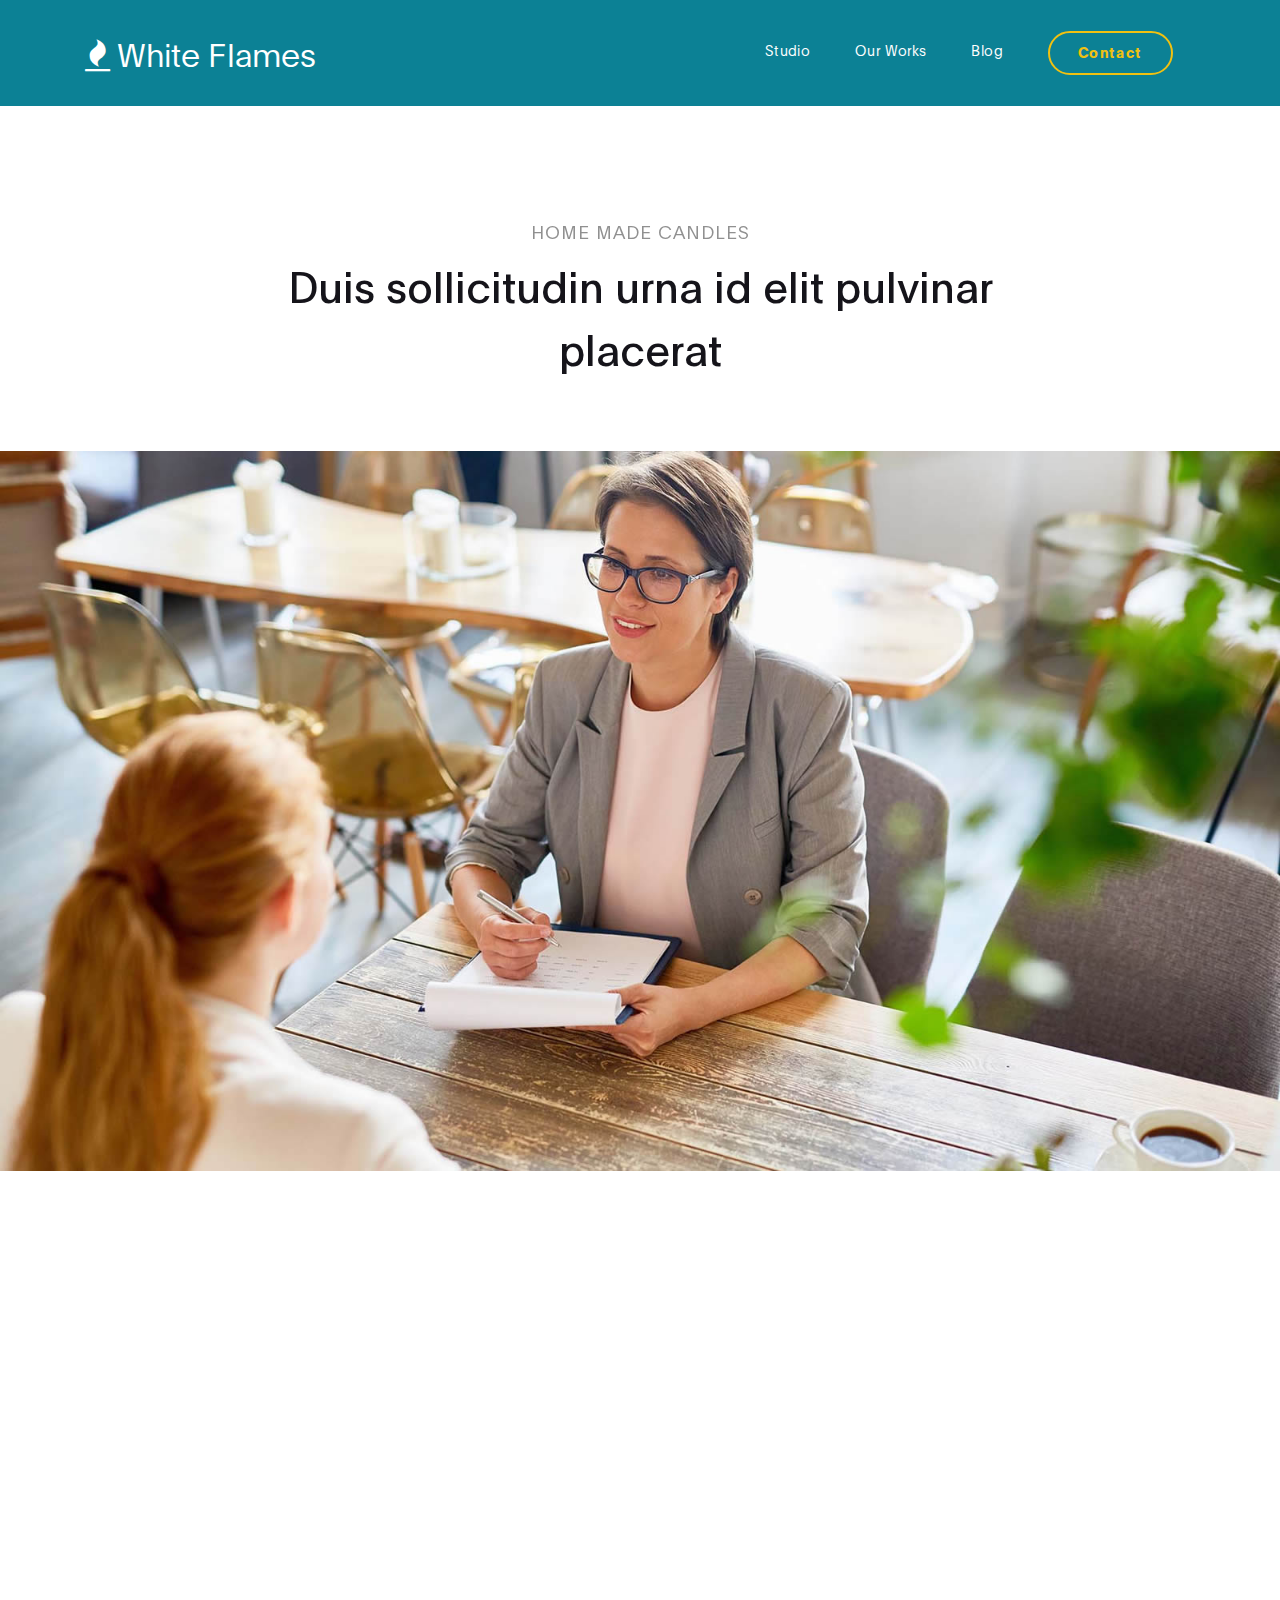
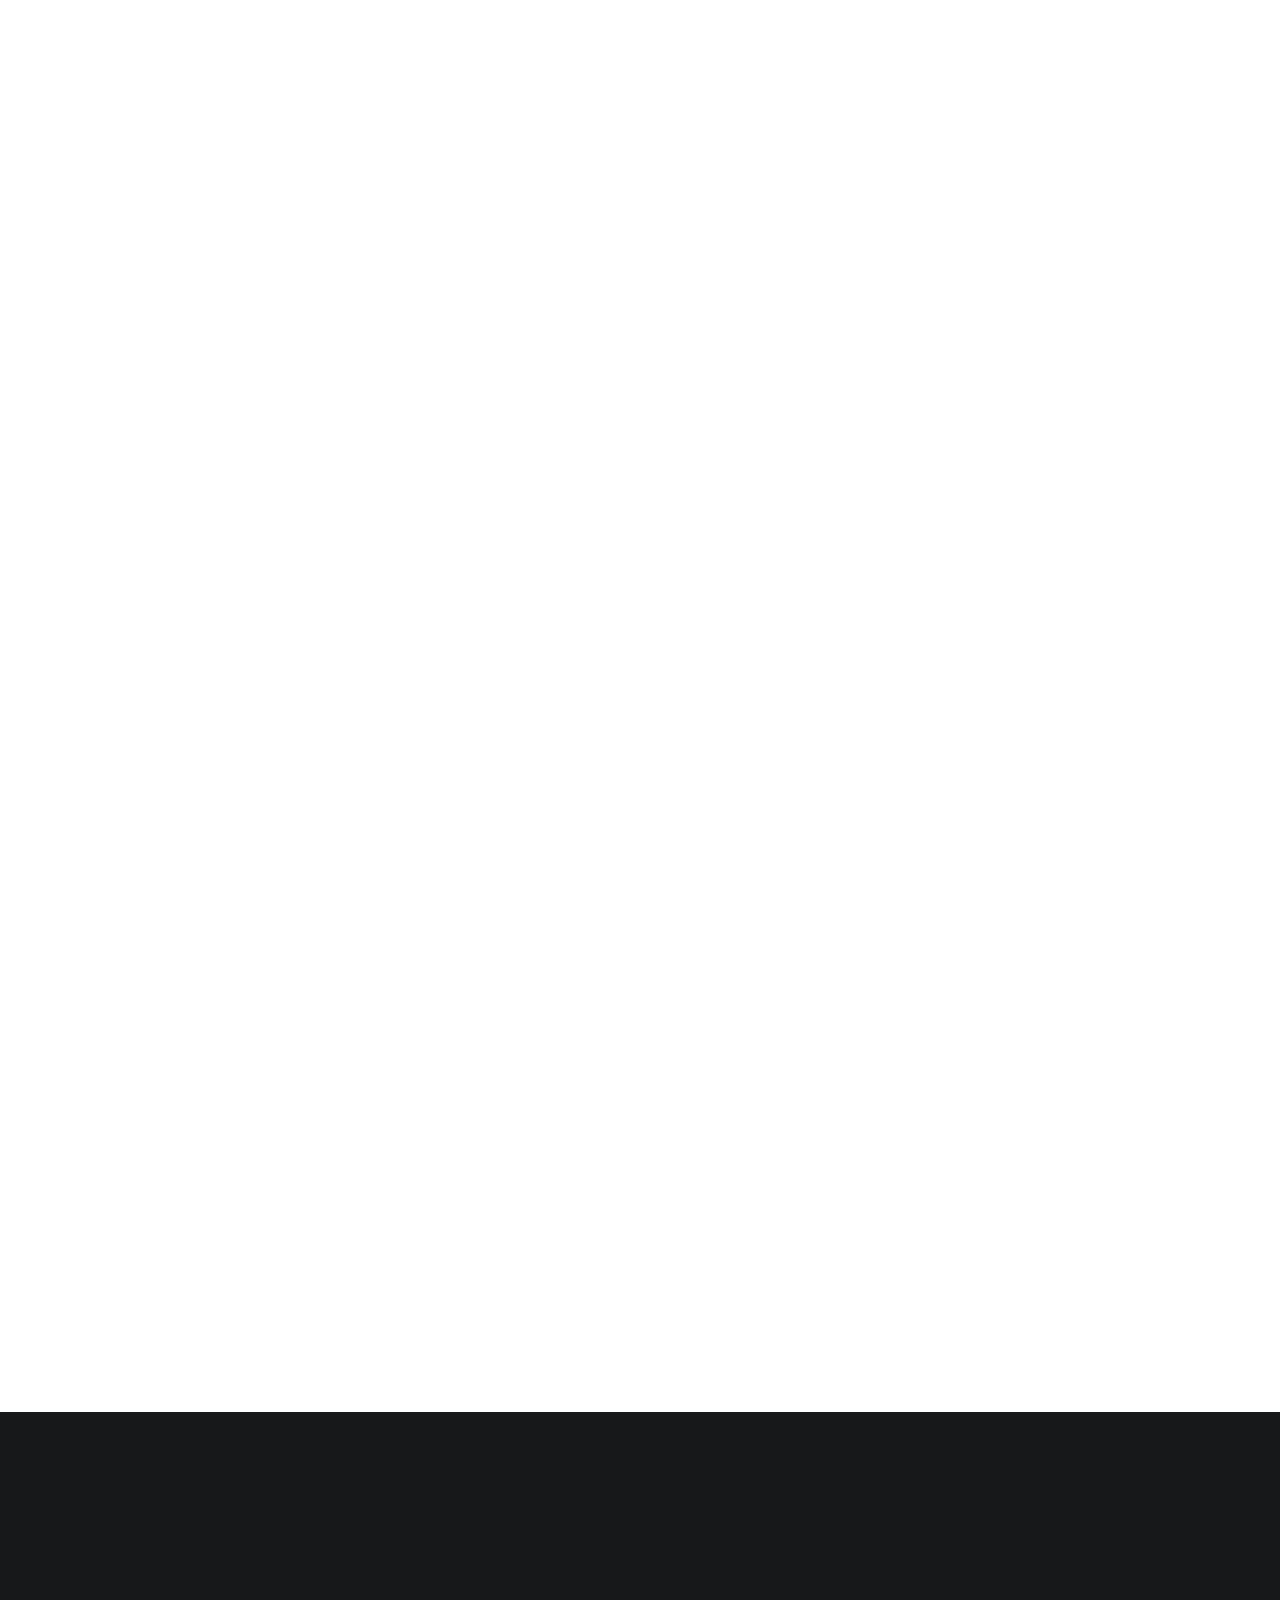
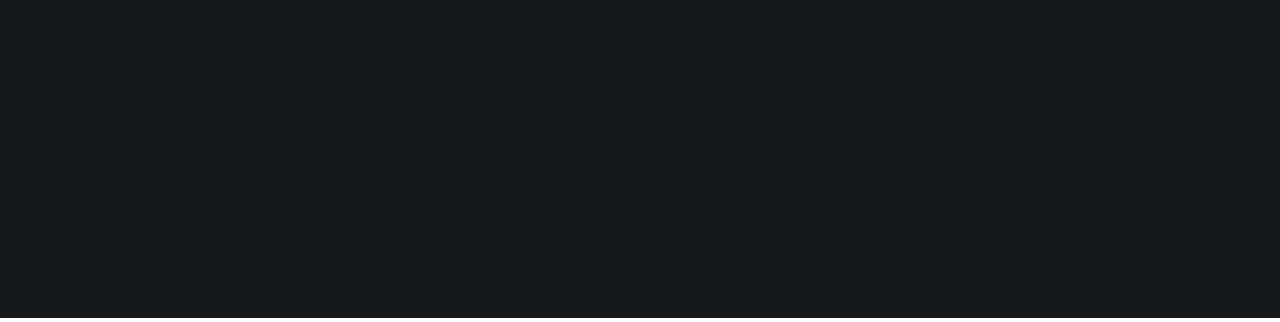
<file: project-detail.html>
<!DOCTYPE html>
<html lang="en">
<head>

     <title>White Flames</title>

     <meta charset="UTF-8">
     <meta http-equiv="X-UA-Compatible" content="IE=Edge">
     <meta name="description" content="">
     <meta name="keywords" content="">
     <meta name="author" content="">
     <meta name="viewport" content="width=device-width, initial-scale=1, maximum-scale=1">

     <link rel="stylesheet" href="css/bootstrap.min.css">
     <link rel="stylesheet" href="css/font-awesome.min.css">
     <link rel="stylesheet" href="css/aos.css">
     <link rel="stylesheet" href="css/owl.carousel.min.css">
     <link rel="stylesheet" href="css/owl.theme.default.min.css">

     <!-- MAIN CSS -->
     <link rel="stylesheet" href="css/style.css">

</head>
<body>

     <!-- MENU BAR -->
    <nav class="navbar navbar-expand-lg position-relative">
        <div class="container">
            <a class="navbar-brand" href="index.html">
              <i class="fa fa-fire"></i>
              White Flames
            </a>

            <button class="navbar-toggler" type="button" data-toggle="collapse" data-target="#navbarNav" aria-controls="navbarNav" aria-expanded="false"
                aria-label="Toggle navigation">
                <span class="navbar-toggler-icon"></span>
            </button>

            <div class="collapse navbar-collapse" id="navbarNav">
                <ul class="navbar-nav ml-auto">
                    <li class="nav-item">
                        <a href="index.html#about" class="nav-link">Studio</a>
                    </li>
                    <li class="nav-item">
                        <a href="index.html#project" class="nav-link">Our Works</a>
                    </li>
                    <li class="nav-item">
                        <a href="blog.html" class="nav-link">Blog</a>
                    </li>
                    <li class="nav-item">
                        <a href="contact.html" class="nav-link contact">Contact</a>
                    </li>
                </ul>
            </div>
        </div>
    </nav>


     <!-- PROJECT DETAIL -->
     <section class="project-detail section-padding-half">
          <div class="container">
               <div class="row">

                    <div class="col-lg-9 mx-auto col-md-10 col-12 mt-lg-5 text-center" data-aos="fade-up">

                      <h4>Home Made Candles</h4>

                      <h1>Duis sollicitudin urna id elit pulvinar placerat</h1>
                    </div>

               </div>
          </div>
     </section>

     <div class="full-image text-center" data-aos="zoom-in">
       <img src="images/project/project-detail/interview-process.jpg" class="img-fluid" alt="interview process">
     </div>

     <!-- PROJECT DETAIL -->
     <section class="project-detail section-padding">
          <div class="container">
               <div class="row">

                  <div class="col-lg-6 col-md-6 col-12 mb-5">

                      <img src="images/project/project-detail/personal-website.png" class="img-fluid" alt="personal website" data-aos="fade-up">
                    </div>

                    <div class="col-lg-5 col-md-6 mr-lg-auto mt-lg-5 col-12" data-aos="fade-up" data-aos-delay="200">

                      <h2>Pellentesque pretium interdum</h2>

                      <p class="mt-3 mb-4">Nunc sapien nulla, interdum at diam non, aliquam vestibulum leo. Fusce laoreet malesuada ante, consectetur consequat.</p>

                      <ul class="list-detail">
                        <li><span>Curabitur commodo a sapien non</span></li>
                        <li><span>Sed facilisis convallis turpis</span></li>
                        <li><span>Quisque placerat augue neque</span></li>
                        <li><span>Nullam fringilla arcu a tortor</span></li>
                      </ul>
                    </div>
               </div>

              <div class="col-lg-12 col-12">
                <div class="embed-responsive embed-responsive-16by9 my-5 py-5" data-aos="fade-up">
                    <iframe class="embed-responsive-item" width="800" height="450" src="https://www.youtube.com/embed/hvO5dfEEC7A?controls=0" frameborder="0" allow="accelerometer; autoplay; encrypted-media; gyroscope; picture-in-picture" allowfullscreen></iframe>
                </div>
              </div>

              <div class="col-lg-9 mx-auto col-12" data-aos="fade-up">
                <div class="client-info mt-lg-5 py-lg-5">
                    <h3>Curabitur egestas mollis tellus sit amet porttitor. Sed leo nisl, posuere at molestie ac, suscipit auctor mauris. Etiam quis metus elementum, tempor risus vel.</h3>

                    <div class="d-flex align-items-center mt-3">
                      <img src="images/project/project-detail/male-avatar.png" class="img-fluid" alt="male avatar">

                      <p>Manita Shreshth, Creative Director</p>
                    </div>
                </div>
              </div>
          </div>
     </section>


     <footer class="site-footer">
      <div class="container">
        <div class="row">

          <div class="col-lg-5 mx-lg-auto col-md-8 col-10">
            <h1 class="text-white" data-aos="fade-up" data-aos-delay="100">We make creative <strong>brands</strong> only.</h1>
          </div>

          <div class="col-lg-3 col-md-6 col-12" data-aos="fade-up" data-aos-delay="200">
            <h4 class="my-4">Contact Info</h4>

            <p class="mb-1">
              <i class="fa fa-phone mr-2 footer-icon"></i> 
              +91 123 456 7890
            </p>

            <p>
              <a href="#">
                <i class="fa fa-envelope mr-2 footer-icon"></i>
                manita@whiteflames.com
              </a>
            </p>
          </div>

          <div class="col-lg-3 col-md-6 col-12" data-aos="fade-up" data-aos-delay="300">
            <h4 class="my-4">Our Studio</h4>

            <p class="mb-1">
              <i class="fa fa-home mr-2 footer-icon"></i>
              Mango Pista Apartment - Electronic City PO, Bangalore - KA, India
            </p>
          </div>

          <div class="col-lg-4 mx-lg-auto text-center col-md-8 col-12" data-aos="fade-up" data-aos-delay="400">
            <p class="copyright-text">Copyright &copy; 2023 White Flames
            </p>
          </div>

          <div class="col-lg-4 mx-lg-auto col-md-6 col-12" data-aos="fade-up" data-aos-delay="500">
            
            <ul class="footer-link">
              <li><a href="#">Stories</a></li>
              <li><a href="#">Work with us</a></li>
              <li><a href="#">Privacy</a></li>
            </ul>
          </div>

          <div class="col-lg-3 mx-lg-auto col-md-6 col-12" data-aos="fade-up" data-aos-delay="600">
            <ul class="social-icon">
              <li><a href="#" class="fa fa-instagram"></a></li>
              <li><a href="#" class="fa fa-twitter"></a></li>
              <li><a href="#" class="fa fa-whatsapp"></a></li>
              <li><a href="#" class="fa fa-youtube-play"></a></li>
            </ul>
          </div>

        </div>
      </div>
    </footer>


     <!-- SCRIPTS -->
     <script src="js/jquery.min.js"></script>
     <script src="js/bootstrap.min.js"></script>
     <script src="js/aos.js"></script>
     <script src="js/owl.carousel.min.js"></script>
     <script src="js/custom.js"></script>

</body>
</html>
</file>
<file: css/style.css>
@font-face {
    font-family: 'Plain-Regular';
    src: url('../fonts/Plain-Regular.woff2') format('woff2'),
        url('../fonts/Plain-Regular.woff') format('woff');
    font-weight: normal;
    font-style: normal;
}

@font-face {
    font-family: 'Plain-Light';
    src: url('../fonts/Plain-Light.woff2') format('woff2'),
        url('../fonts/Plain-Light.woff') format('woff');
    font-weight: bold;
    font-style: normal;
}

@font-face {
    font-family: 'Plain-Bold';
    src: url('../fonts/Plain-Bold.woff2') format('woff2'),
        url('../fonts/Plain-Bold.woff') format('woff');
    font-weight: bold;
    font-style: normal;
}

:root {
  --primary-color:        #057a8d;
  --secondary-color:      #f1c111;
  --white-color:          #ffffff;
  --dark-color:           #171819;
  --project-bg:           #f0f8ff;
  --menu-bg:              #0c8195;

  --title-color:          #15141a;
  --gray-color:           #909090;
  --link-color:           #404040;
  --p-color:              #666262;

  --base-font-family:     'Plain-Light', sans-serif;
  --title-font-family:    'Plain-Regular', sans-serif;
  --font-bold-family:     'Plain-Bold', sans-serif;
  --font-weight-bold:     bold;

  --h1-font-size:         42px;
  --h2-font-size:         32px;
  --h3-font-size:         24px;
  --p-font-size:          18px;
  --base-font-size:       16px;
  --menu-font-size:       14px;

  --border-radius-large:  100px;
  --border-radius-small:  5px;
}

body {
  background: var(--white-color);
  font-family: var(--base-font-family);
}


/*---------------------------------------
    TYPOGRAPHY              
-----------------------------------------*/

h1,h2,h3,h4,h5,h6 {
  font-family: var(--title-font-family);
  line-height: inherit;
}

h1 {
  color: var(--title-color);
  font-size: var(--h1-font-size);
}

h2 {
  font-size: var(--h2-font-size);
  font-weight: 100;
}

h3 {
  font-size: var(--h3-font-size);
  font-weight: 100;
  margin-bottom: 0;
}

h4 {
  color: var(--gray-color);
  font-family: var(--base-font-family);
  font-size: var(--p-font-size);
  letter-spacing: 1px;
  text-transform: uppercase;
}

p {
  color: var(--p-color);
  font-size: var(--p-font-size);
  line-height: 1.5em;
}

b, 
strong {
  letter-spacing: 0;
  color: var(--secondary-color);
}


/*  BLOCKQUOTES */
.quote {
  position: relative;
  margin: 0;
}

.quote::after {
  content: "“";
  position: absolute;
  bottom: -80px;
  left: 20px;
  font-family: times;
  color: var(--gray-color);
  font-weight: var(--font-weight-bold);
  font-size: 14em;
  line-height: 0;
  opacity: 0.10;
}

blockquote {
  border-left: 5px solid rgba(0,0,0,0.05);
  display: block;
  margin: 42px 0;
  padding: 14px 22px;
  color: rgba(0,0,0,0.5);
}


/* BUTTON */
.custom-btn {
  background: transparent;
  border: 2px solid var(--dark-color);
  border-radius: var(--border-radius-large);
  padding: 12px 26px 14px 26px;
  color: var(--dark-color);
  font-family: var(--title-font-family);
  font-size: var(--p-font-size);
  white-space: nowrap;
}

.custom-btn.btn-bg {
  background: var(--white-color);
  color: var(--primary-color);
  border-color: transparent;
transition: all .3s ease;
}

.custom-btn:hover,
.custom-btn:focus {
  background: var(--dark-color);
  color: var(--white-color);
  border-color: transparent;
}


/*---------------------------------------
    GENERAL               
-----------------------------------------*/

* {
  -webkit-box-sizing: border-box;
  -moz-box-sizing: border-box;
  box-sizing: border-box;
}

*::before,
*::after {
  -webkit-box-sizing: border-box;
  -moz-box-sizing: border-box;
  box-sizing: border-box;
}

a {
  color: var(--link-color);
  font-weight: normal;
  text-decoration: none;
}

a:hover, 
a:active, 
a:focus {
  color: var(--secondary-color);
  outline: none;
  text-decoration: none;
}

::selection {
  background: var(--secondary-color);
  color: var(--white-color);
}

.section-padding {
  padding: 8em 0;
}
.section-padding-half {
  padding: 4em 0;
}

.google-map iframe {
  display: block;
  width: 100%;
}



/*---------------------------------------
  MENU             
-----------------------------------------*/

.navbar {
  background: var(--menu-bg);
  z-index: 2;
  top: 0;
  right: 0;
  left: 0;
  padding: 1.5em;
}

.navbar-brand {
  color: var(--white-color);
  font-size: var(--h2-font-size);
}

.nav-link {
  color: var(--white-color);
  font-size: var(--menu-font-size);
  letter-spacing: 0.4px;
  margin: 0 1.6em;
  padding: 0.6em;
}

.nav-link.active,
.nav-link:hover {
  color: var(--secondary-color);
}

.navbar-expand-lg .navbar-nav .nav-link {
  padding-right: 0;
  padding-left: 0;
}

.navbar-expand-lg .navbar-nav .nav-link.contact {
  border: 2px solid var(--secondary-color);
  border-radius: var(--border-radius-large);
  color: var(--secondary-color);
  font-family: var(--font-bold-family);
  padding: 0.6em 2em 0.8em 2em;
}

.navbar-expand-lg .navbar-nav .nav-link.contact:hover,
.navbar-expand-lg .navbar-nav .nav-link.contact.active {
  background: var(--secondary-color);
  color: var(--white-color);
}

.navbar-nav .navbar-toggler-icon {
  background: none;
}

.navbar-toggler {
  border: 0;
  padding: 0;
  cursor: pointer;
  margin: 0 10px 0 0;
  width: 30px;
  height: 35px;
  outline: none;
}

.navbar-toggler:focus {
  outline: none;
}

.navbar-toggler[aria-expanded="true"] .navbar-toggler-icon {
  background: transparent;
}

.navbar-toggler[aria-expanded="true"] .navbar-toggler-icon::before,
.navbar-toggler[aria-expanded="true"] .navbar-toggler-icon::after {
  transition: top 300ms 50ms ease, -webkit-transform 300ms 350ms ease;
  transition: top 300ms 50ms ease, transform 300ms 350ms ease;
  transition: top 300ms 50ms ease, transform 300ms 350ms ease, -webkit-transform 300ms 350ms ease;
  top: 0;
}

.navbar-toggler[aria-expanded="true"] .navbar-toggler-icon::before {
  transform: rotate(45deg);
}

.navbar-toggler[aria-expanded="true"] .navbar-toggler-icon::after {
  transform: rotate(-45deg);
}

.navbar-toggler .navbar-toggler-icon {
  background: var(--white-color);
  transition: background 10ms 300ms ease;
  display: block;
  width: 30px;
  height: 2px;
  position: relative;
}

.navbar-toggler .navbar-toggler-icon::before,
.navbar-toggler .navbar-toggler-icon::after {
  transition: top 300ms 350ms ease, -webkit-transform 300ms 50ms ease;
  transition: top 300ms 350ms ease, transform 300ms 50ms ease;
  transition: top 300ms 350ms ease, transform 300ms 50ms ease, -webkit-transform 300ms 50ms ease;
  position: absolute;
  right: 0;
  left: 0;
  background: var(--white-color);
  width: 30px;
  height: 2px;
  content: '';
}

.navbar-toggler .navbar-toggler-icon::before {
  top: -8px;
}

.navbar-toggler .navbar-toggler-icon::after {
  top: 8px;
}



/*---------------------------------------
    HERO              
-----------------------------------------*/

.hero {
  position: relative;
  padding: 5em 0;
  overflow: hidden;
}

.hero-bg {
  background: linear-gradient(170deg, var(--primary-color) 64%, var(--white-color) 30%);
}

.hero-image {
  position: relative;
  top: 2em;
}



/*---------------------------------------
    PROJECT              
-----------------------------------------*/

.project {
  background: var(--project-bg);
}

.project-wrapper {
  position: relative;
}

.project-wrapper img {
  border-radius: var(--border-radius-small);
}

.project-info {
  background: var(--white-color);
  border-radius: var(--border-radius-small);
  position: absolute;
  bottom: 32px;
  right: 32px;
  left: 32px;
  width: 90%;
  padding: 32px;
}

.project-info small {
  font-family: Plain-Bold;
  color: var(--gray-color);
  position: relative;
  top: 2px;
}

.project-info a {
  color: var(--primary-color);
}

.project-info .project-icon {
  background: var(--primary-color);
}

.project-icon {
  position: absolute;
  right: 30px;
  top: 40px;
  background: var(--dark-color);
  border-radius: var(--border-radius-large);
  color: var(--white-color);
  font-size: var(--h2-font-size);
  width: 40px;
  height: 40px;
  line-height: 40px;
  text-align: center;
  padding-left: 5px;
}

.owl-theme .owl-dots .owl-dot {
  outline: none;
}

.owl-theme .owl-dots .owl-dot span {
  background: var(--gray-color);
  width: 50px;
  height: 3px;
  margin:  35px 5px;
}

.owl-theme .owl-dots .owl-dot.active span, 
.owl-theme .owl-dots .owl-dot:hover span {
  background: var(--secondary-color);
}

.list-detail {
  margin-left: 1em;
  padding-left: 1em;
  position: relative;
}

.list-detail li {
  display: block;
  list-style: none;
  margin: 0.6em 0 0 0.8em;
}

.list-detail li::before {
  content: "";
  width: 0;
  height: 0;
  border-width: 0 16px 16px 0;
  border-color: transparent var(--secondary-color) transparent transparent;
  border-style: solid;
  position: absolute;
  left: 0;
}

.list-detail span {
  position: relative;
  bottom: 5px;
}

.client-info img {
  width: 100px;
  margin-right: 1em;
}



/*---------------------------------------
    ABOUT            
-----------------------------------------*/

.about {
  position: relative;
  overflow: hidden;
}

.about-image img {
  display: block;
  margin: 0 auto;
}



/*---------------------------------------
    BLOG            
-----------------------------------------*/

.blog-header {
  border-radius: var(--border-radius-small);
  position: relative;
  overflow: hidden;
}

.blog-header img {
  border-radius: var(--border-radius-small);
  display: block;
}

.blog-header-info {
  background: linear-gradient(transparent,rgba(0,0,0,0.95));
  position: absolute;
  right: 0;
  left: 0;
  bottom: 0;
  padding: 2em;
}

.blog-header-info h3 {
  max-width: 80%;
}

.blog-header-info a {
  color: var(--white-color);
}

.blog-header-info a:hover {
  color: var(--secondary-color);
}

.blog-sidebar img {
  border-radius: var(--border-radius-small);
  width: 159px;
  margin-right: 22px;
}

.blog-sidebar h3 {
  font-size: 18px;
}



/*---------------------------------------
    CONTACT              
-----------------------------------------*/

.newsletter-form .form-control,
.contact-form .form-control {
  box-shadow: none;
  background: var(--project-bg);
  border: 0;
  padding: 1.7em 1.3em;
  margin: 14px 0;
}

.newsletter-form button,
.contact-form #submit-button {
  background: var(--primary-color);
  border-radius: var(--border-radius-large);
  color: var(--white-color);
  cursor: pointer;
  font-size: var(--p-font-size);
  line-height: 0px;
  padding: 1.5em 1.3em;
}

.newsletter-form button {
  background: var(--secondary-color);
}



/*---------------------------------------
    FOOTER              
-----------------------------------------*/

.site-footer {
  background: var(--dark-color);
  padding: 7em 0 6em 0;
}

.site-footer a {
  color: var(--p-color);
}

.site-footer a:hover,
.footer-icon {
  color: var(--secondary-color);
}

.footer-link li {
  display: inline-block;
  list-style: none;
  margin: 0 10px;
}

.copyright-text,
.footer-link,
.site-footer .social-icon {
  margin-top: 6em;
}

.copyright-text {
  margin-top: 5.3em;
}



/*---------------------------------------
    SOCIAL ICON              
-----------------------------------------*/

.social-icon {
  position: relative;
  padding: 0;
  margin: 4em 0 0 0;
}

.social-icon li {
  display: inline-block;
  list-style: none;
}

.social-icon li a {
  text-decoration: none;
  display: inline-block;
  font-size: var(--base-font-size);
  margin: 10px;
  text-align: center;
}



/*---------------------------------------
    RESPONSIVE STYLES              
-----------------------------------------*/

@media screen and (min-width: 1200px) {

  .about-info h2 {
    max-width: 70%;
  }
}

@media screen and (min-width: 991px) {

  .project h2 {
    max-width: 32%;
    margin: 0 auto;
  }
}

@media screen and (max-width: 991px) {

  .hero {
    padding-top: 14em;
  }

  .hero-text {
    bottom: 2em;
  }

  .navbar {
    padding: 1em;
  }

  .navbar-collapse {
    text-align: center;
    padding: 2.5em 0;
  }

  .nav-link {
    display: inline-block;
  }

  .navbar-expand-lg .navbar-nav .nav-link.contact {
    margin: 1em 0;
  }

  .copyright-text, 
  .footer-link, 
  .site-footer .social-icon {
    margin-top: 3em;
    padding: 0;
    text-align: left;
  }
}

@media screen and (max-width: 767px) {

  h1 {
    font-size: 36px;
  }

  h2 {
    font-size: 28px;
  }

  h3 {
    font-size: 22px;
  }

  .project-info {
    right: 0;
    left: 0;
    margin: 0 auto;
  }

  .footer-link, 
  .site-footer .social-icon {
    margin-top: 1em;
  }

  .copyright-text {
    margin: 2.5em 0 1em 0;
  }

  .footer-link li {
    margin-left: 0;
  }
}
</file>
